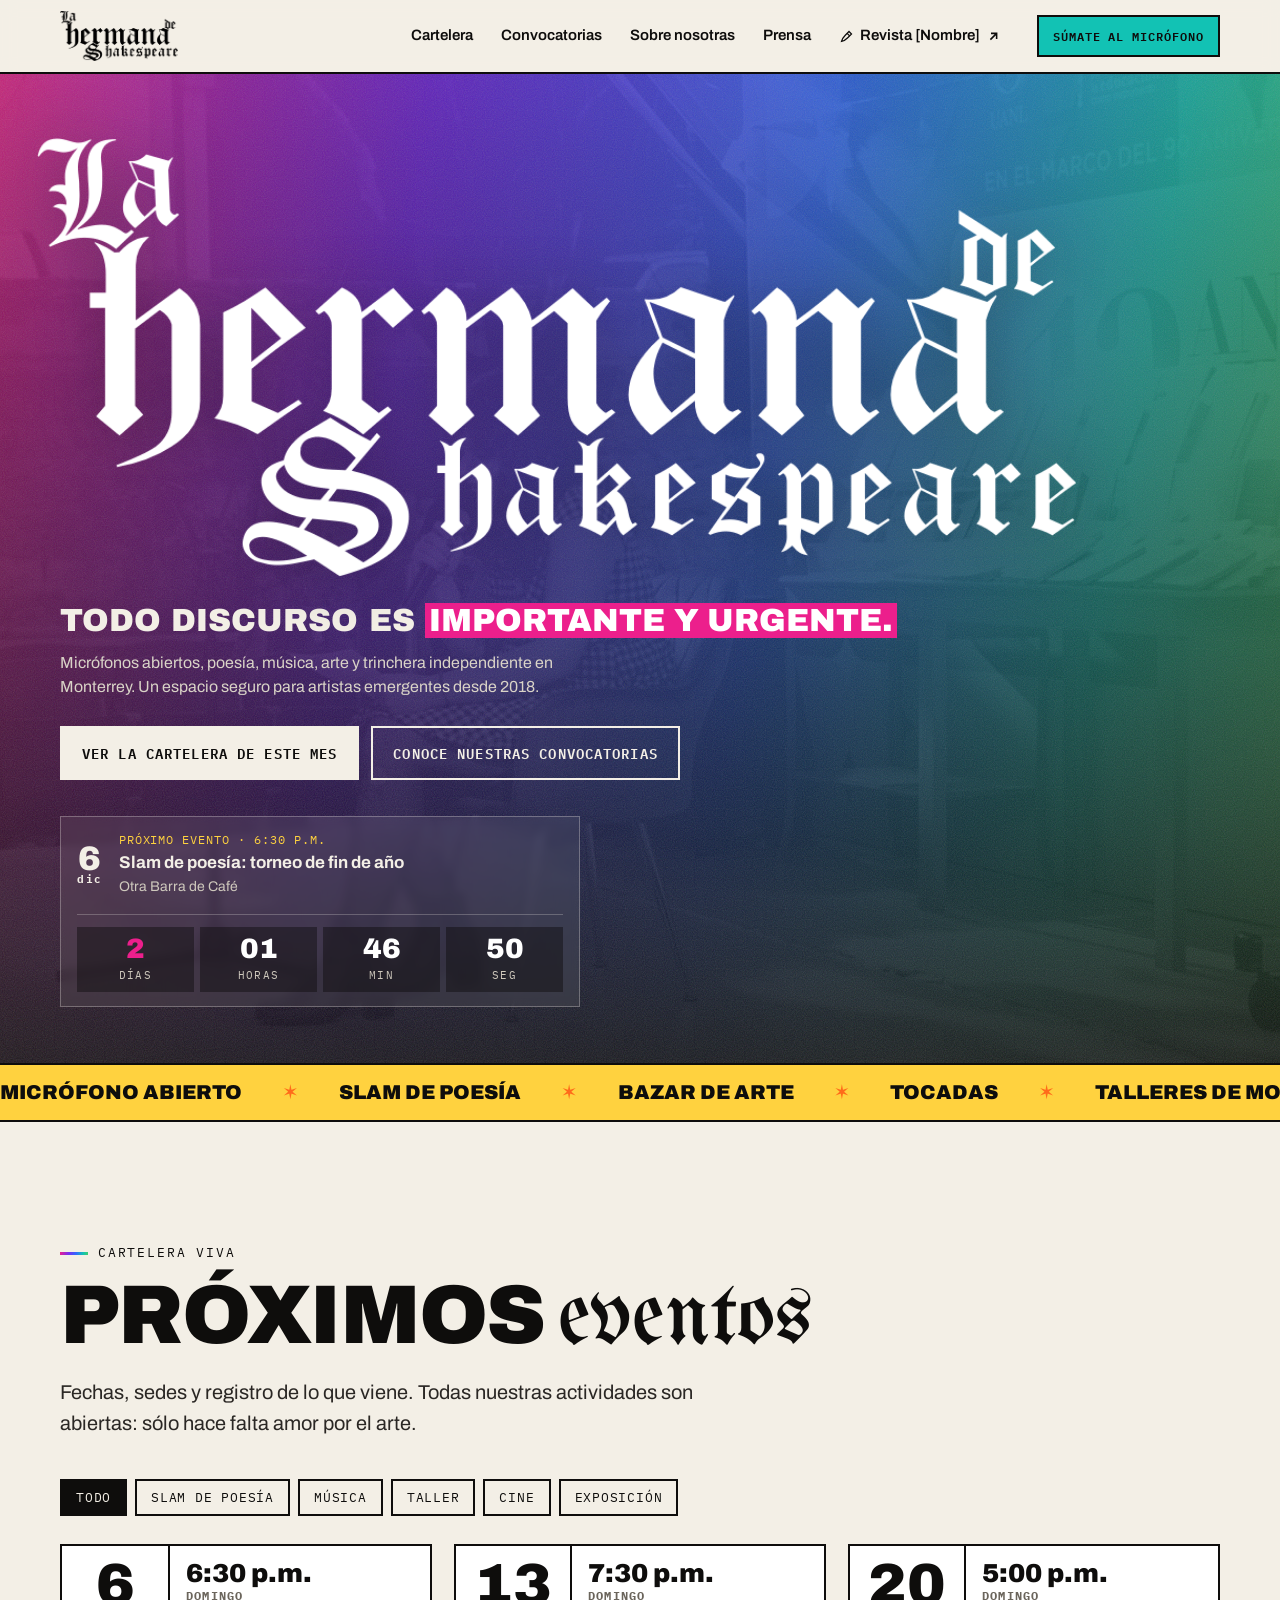
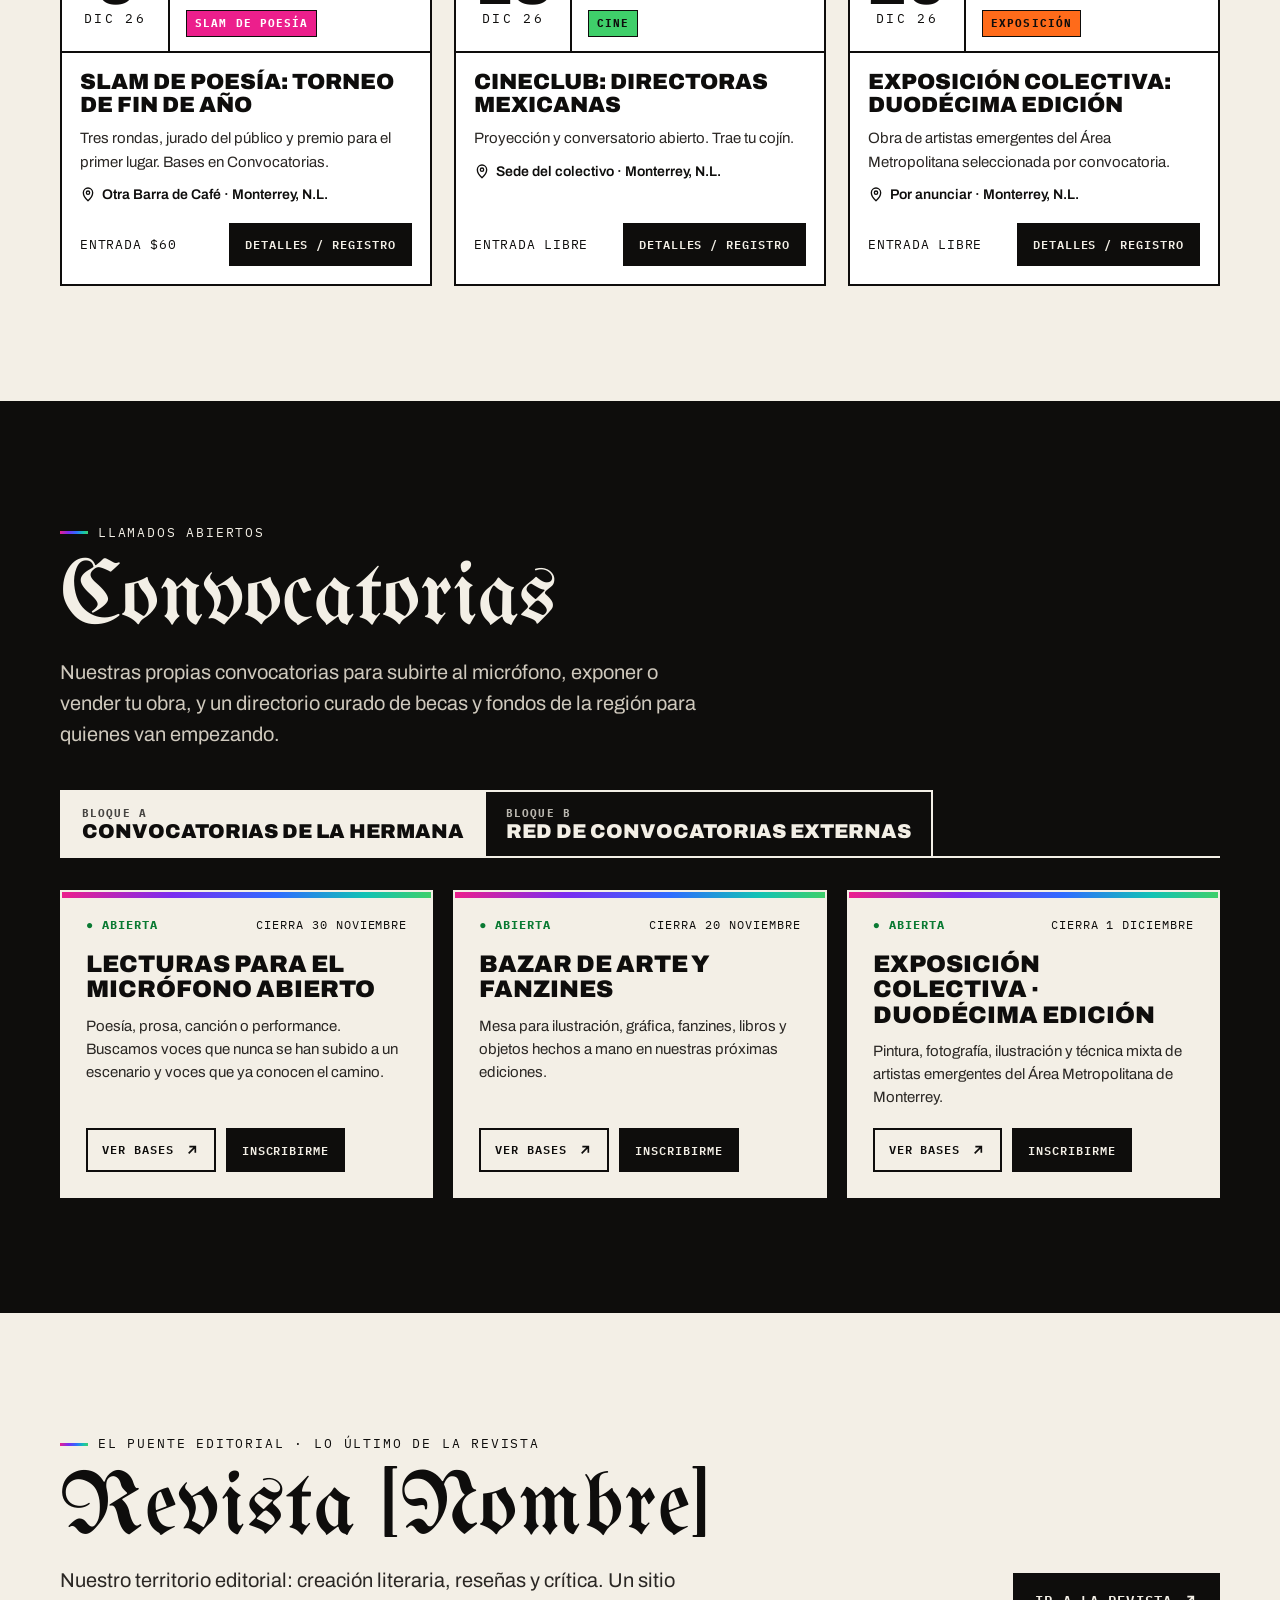
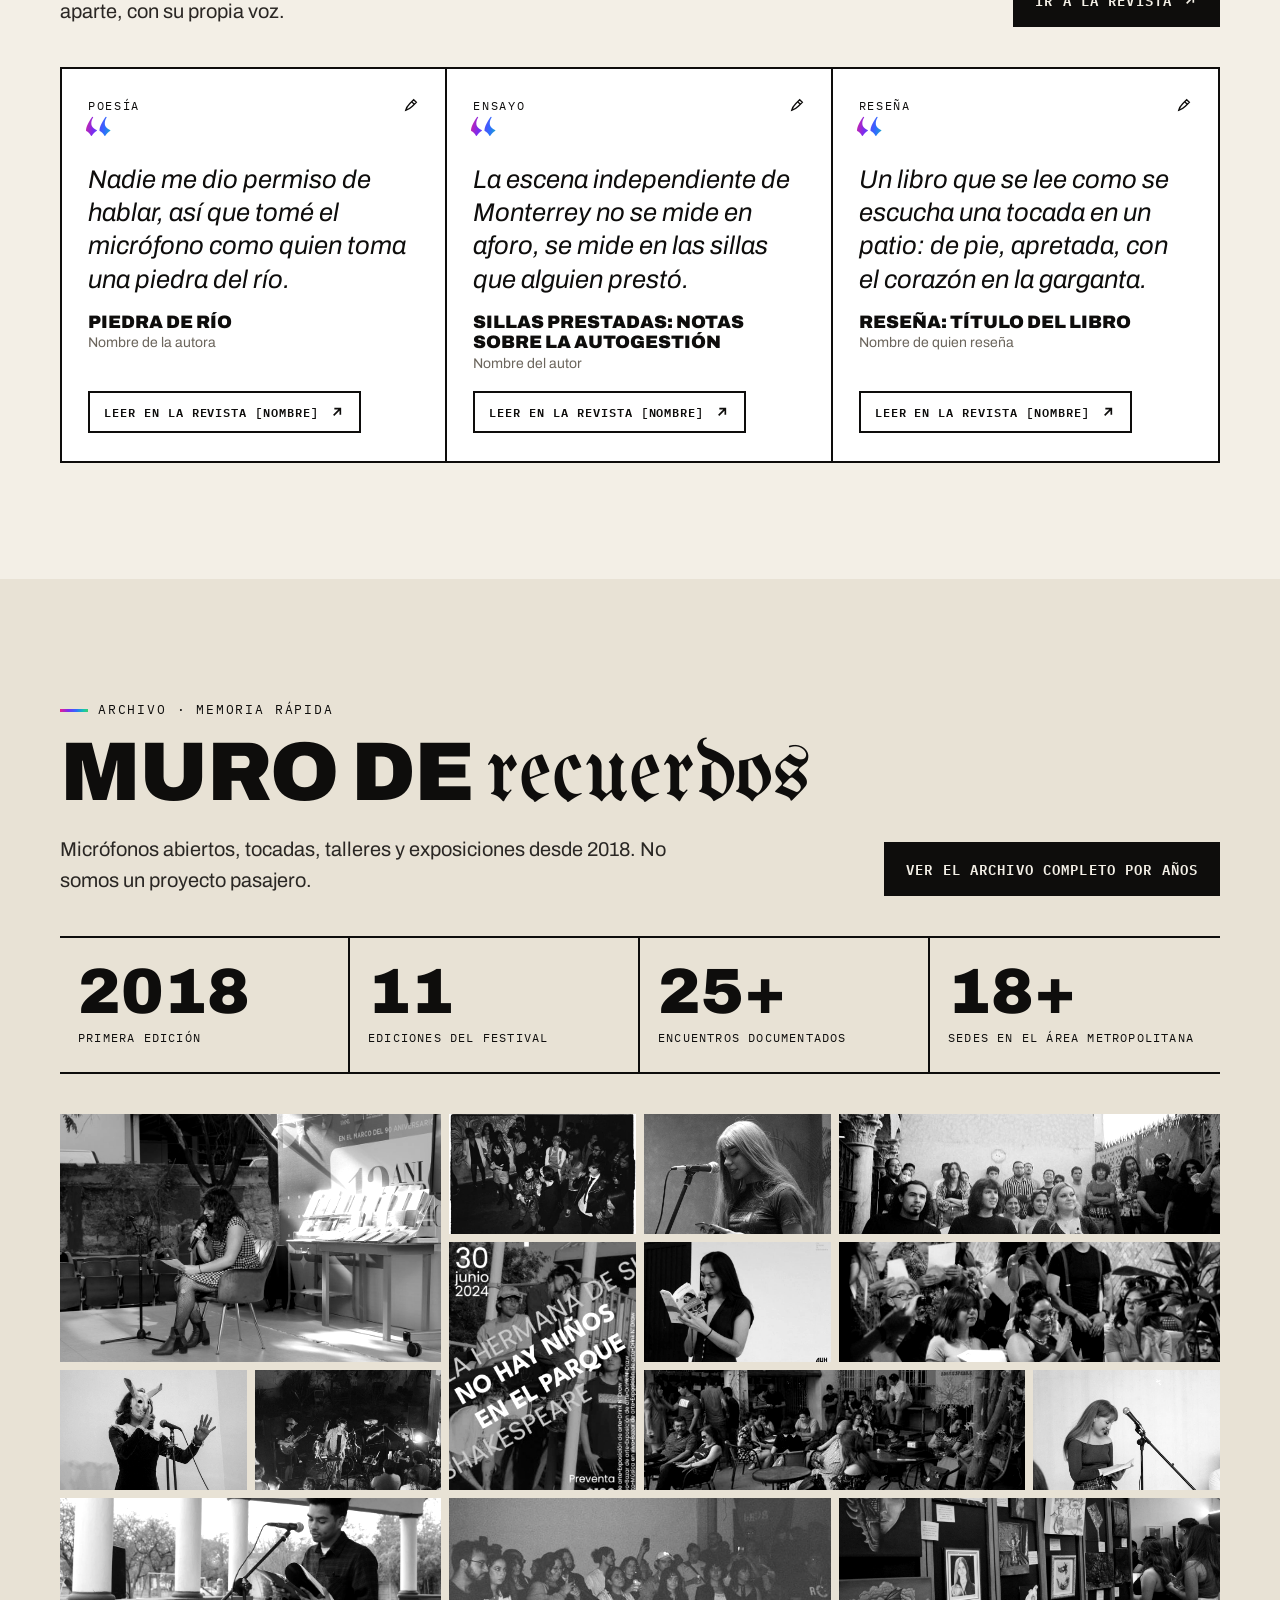
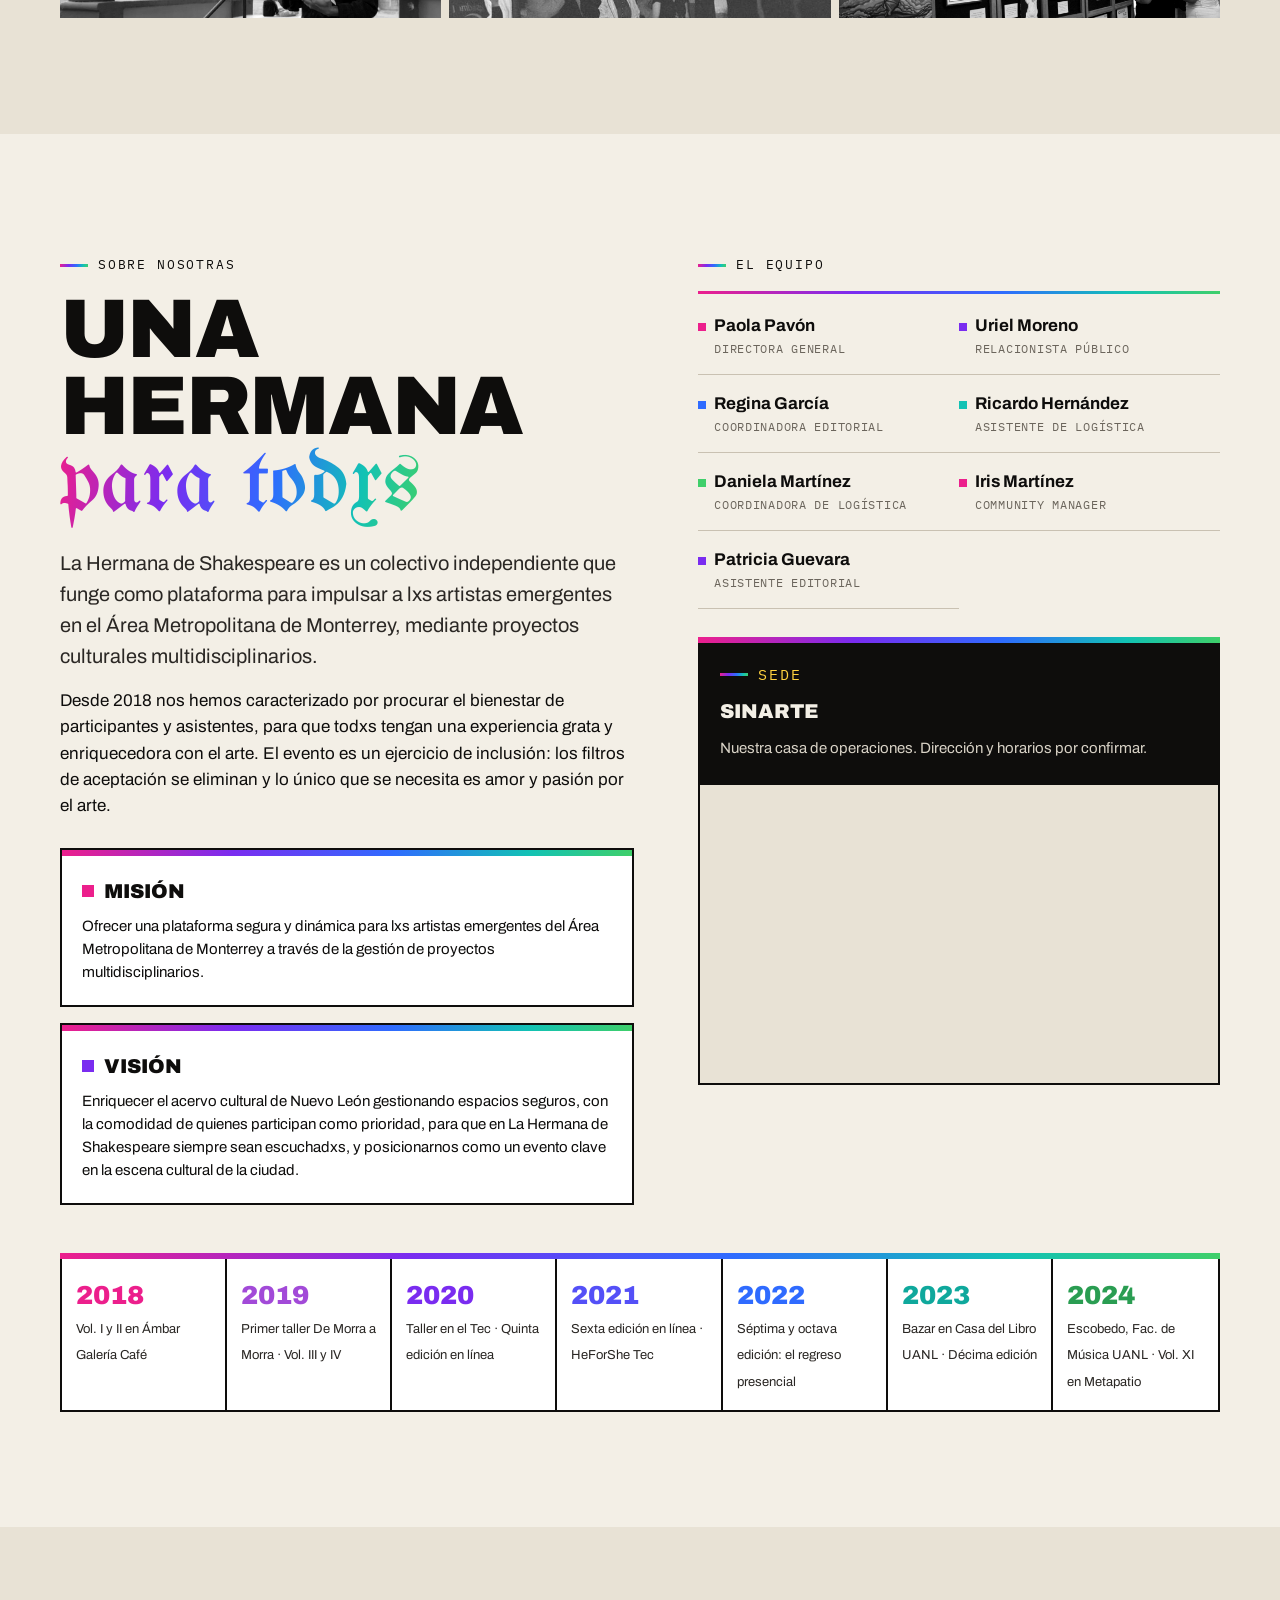
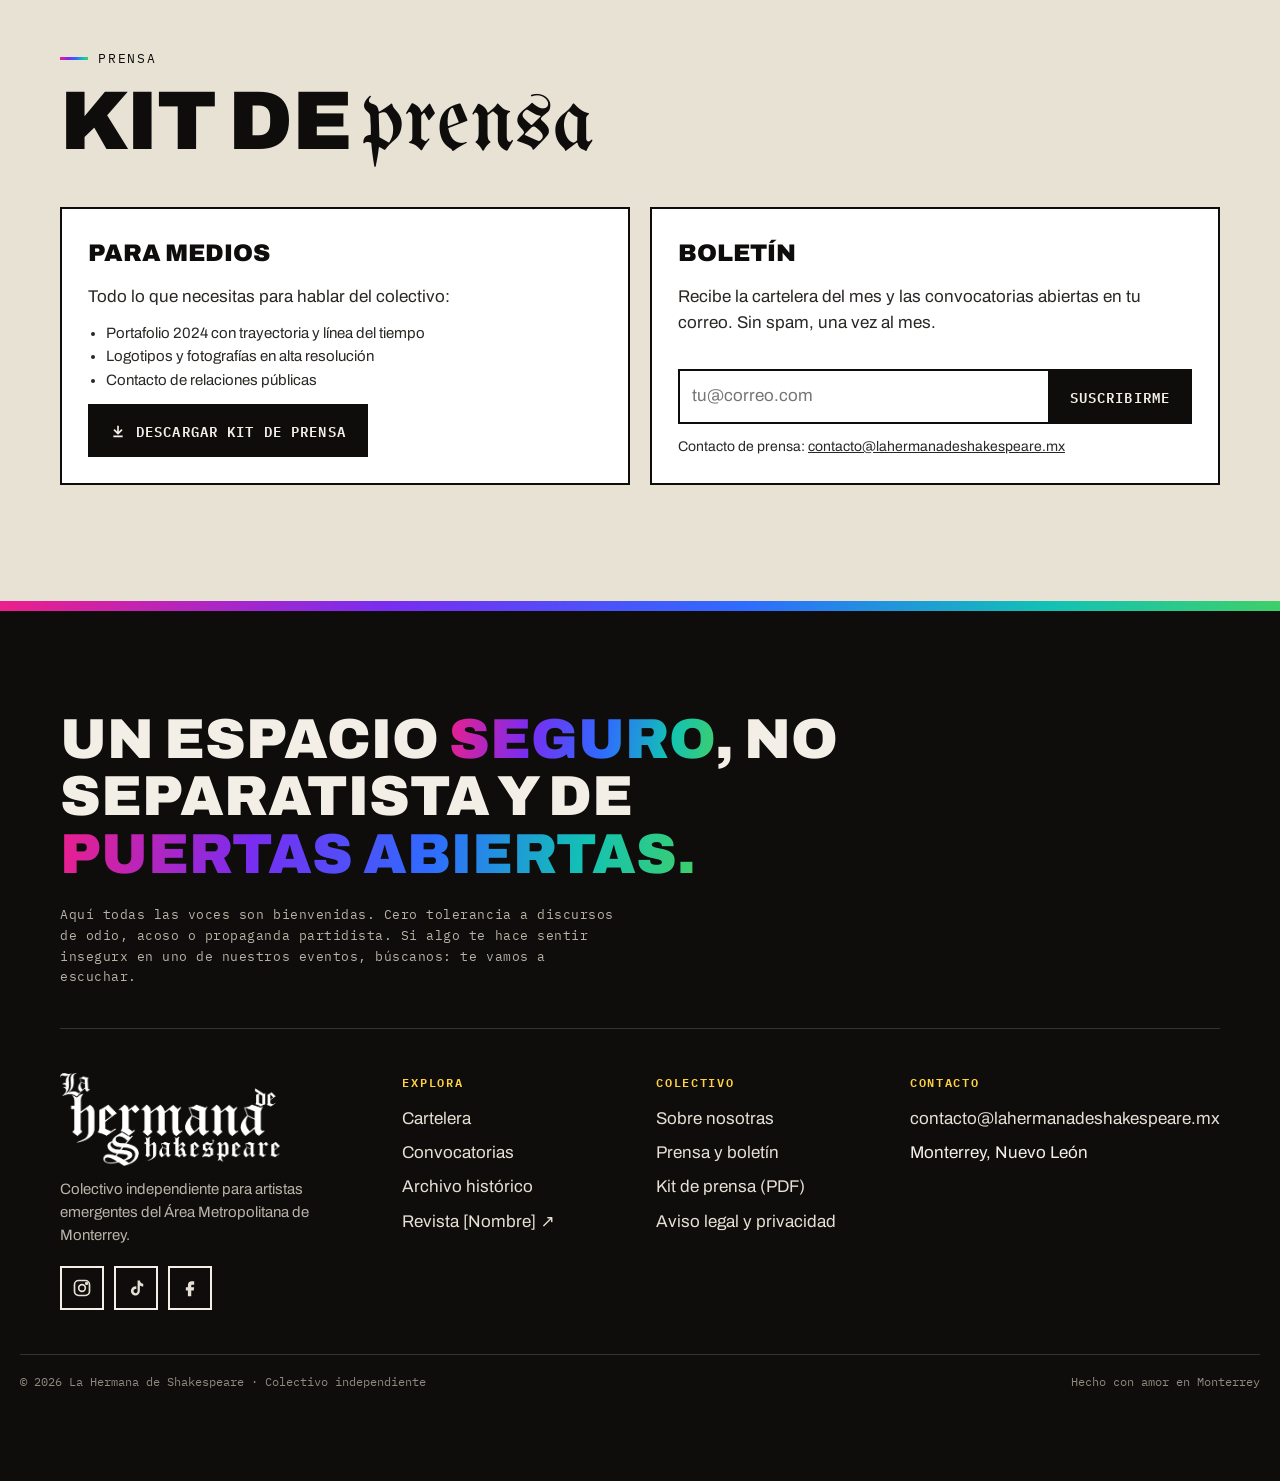
<file: index.html>
<!doctype html>
<html lang="es">
<head>
  <meta charset="utf-8">
  <meta name="viewport" content="width=device-width, initial-scale=1">
  <title>La Hermana de Shakespeare · Colectivo independiente en Monterrey</title>
  <meta name="description" content="Colectivo independiente que impulsa a artistas emergentes del Área Metropolitana de Monterrey desde 2018: micrófonos abiertos, slam de poesía, música, talleres y exposiciones.">
  <meta property="og:title" content="La Hermana de Shakespeare">
  <meta property="og:description" content="Todo discurso es importante y urgente. Micrófonos abiertos, poesía, arte y trinchera independiente en Monterrey.">
  <meta property="og:image" content="img/archivo/2023-07-casa-del-libro-05.jpg">
  <meta name="theme-color" content="#0e0d0c">
  <link rel="icon" href="img/favicon.svg" type="image/svg+xml">
  <link rel="preconnect" href="https://fonts.googleapis.com">
  <link rel="preconnect" href="https://fonts.gstatic.com" crossorigin>
  <link href="https://fonts.googleapis.com/css2?family=Archivo:ital,wght@0,400;0,600;0,700;0,900;1,400&family=IBM+Plex+Mono:wght@400;600;700&family=UnifrakturMaguntia&display=swap" rel="stylesheet">
  <link rel="stylesheet" href="css/styles.css">
</head>
<body>
<a class="skip" href="#main">Saltar al contenido</a>

<!-- ============ 1. HEADER ============ -->
<header class="site-header">
  <div class="wrap">
    <a class="logo" href="index.html" aria-label="La Hermana de Shakespeare, inicio">
      <img src="img/logo-lhds-negro.png" alt="La Hermana de Shakespeare" width="990" height="418">
      <small>Monterrey · N.L. · desde 2018</small>
    </a>
    <button class="menu-toggle" type="button" aria-controls="nav" aria-expanded="false">Menú</button>
    <nav class="nav" id="nav" aria-label="Principal">
      <ul>
        <li><a href="#cartelera">Cartelera</a></li>
        <li><a href="#convocatorias">Convocatorias</a></li>
        <li><a href="#nosotras">Sobre nosotras</a></li>
        <li><a href="#prensa">Prensa</a></li>
        <li><a class="ext" href="#" data-mag-url target="_blank" rel="noopener" title="Abre el sitio de la revista">
          <svg viewBox="0 0 24 24" fill="none" stroke="currentColor" stroke-width="2" aria-hidden="true"><path d="M4 20c4-1 7-3 10-6l6-6-4-4-6 6c-3 3-5 6-6 10z"/><path d="M13 7l4 4"/></svg>
          <span data-mag-name>Revista</span>
          <svg viewBox="0 0 24 24" fill="none" stroke="currentColor" stroke-width="2.5" aria-hidden="true"><path d="M7 17 17 7M8 7h9v9"/></svg>
        </a></li>
        <li class="nav-cta"><a class="btn btn--grad" href="#convocatorias">Súmate al micrófono</a></li>
      </ul>
    </nav>
    <a class="btn btn--grad btn--sm header-cta" href="#convocatorias">Súmate al micrófono</a>
  </div>
</header>

<main id="main">

<!-- ============ 2. HERO ============ -->
<section class="hero" aria-labelledby="hero-title">
  <div class="hero-media">
    <img src="img/archivo/2023-07-casa-del-libro-05.jpg" alt="Lectura en el micrófono abierto de la Casa Universitaria del Libro UANL, 2023">
  </div>
  <div class="wrap">
    <p class="hero-logo"><img src="img/logo-lhds-blanco.png" alt="La Hermana de Shakespeare" width="991" height="418"></p>
    <h1 id="hero-title">Todo discurso es <mark>importante y urgente.</mark></h1>
    <p class="sub">Micrófonos abiertos, poesía, música, arte y trinchera independiente en Monterrey. Un espacio seguro para artistas emergentes desde 2018.</p>
    <div class="hero-actions">
      <a class="btn btn--light" href="#cartelera">Ver la cartelera de este mes</a>
      <a class="btn btn--outline-light" href="#convocatorias">Conoce nuestras convocatorias</a>
    </div>
    <a class="next-up" id="next-up" href="#cartelera" aria-label="Próximo evento"></a>
  </div>
</section>
<div class="hero-strip" aria-hidden="true">
  <div class="track">
    <span>Micrófono abierto</span><span>Slam de poesía</span><span>Bazar de arte</span><span>Tocadas</span><span>Talleres De Morra a Morra</span><span>Exposiciones</span><span>Fanzines</span>
    <span>Micrófono abierto</span><span>Slam de poesía</span><span>Bazar de arte</span><span>Tocadas</span><span>Talleres De Morra a Morra</span><span>Exposiciones</span><span>Fanzines</span>
  </div>
</div>

<!-- ============ 3. CARTELERA ============ -->
<section class="section" id="cartelera" aria-labelledby="cartelera-title">
  <div class="wrap">
    <div class="section-head">
      <div>
        <p class="kicker">Cartelera viva</p>
        <h2 class="section-title" id="cartelera-title">Próximos <span class="goth">eventos</span></h2>
        <p class="lead">Fechas, sedes y registro de lo que viene. Todas nuestras actividades son abiertas: sólo hace falta amor por el arte.</p>
      </div>
    </div>
    <div class="filters" role="group" aria-label="Filtrar por disciplina">
      <button class="chip" type="button" data-filter="todo" aria-pressed="true">Todo</button>
      <button class="chip" type="button" data-filter="slam" aria-pressed="false">Slam de poesía</button>
      <button class="chip" type="button" data-filter="musica" aria-pressed="false">Música</button>
      <button class="chip" type="button" data-filter="taller" aria-pressed="false">Taller</button>
      <button class="chip" type="button" data-filter="cine" aria-pressed="false">Cine</button>
      <button class="chip" type="button" data-filter="expo" aria-pressed="false">Exposición</button>
    </div>
    <div class="events" id="events"></div>
  </div>
</section>

<!-- ============ 4. CONVOCATORIAS ============ -->
<section class="section section--dark" id="convocatorias" aria-labelledby="conv-title">
  <div class="wrap">
    <div class="section-head">
      <div>
        <p class="kicker">Llamados abiertos</p>
        <h2 class="section-title" id="conv-title"><span class="goth">Convocatorias</span></h2>
        <p class="lead">Nuestras propias convocatorias para subirte al micrófono, exponer o vender tu obra, y un directorio curado de becas y fondos de la región para quienes van empezando.</p>
      </div>
    </div>
    <div class="tabs" role="tablist" aria-label="Tipo de convocatoria">
      <button class="tab" role="tab" id="tab-own" aria-controls="panel-own" aria-selected="true">
        <small>Bloque A</small>Convocatorias de La Hermana
      </button>
      <button class="tab" role="tab" id="tab-ext" aria-controls="panel-ext" aria-selected="false" tabindex="-1">
        <small>Bloque B</small>Red de convocatorias externas
      </button>
    </div>
    <div class="panel" role="tabpanel" id="panel-own" aria-labelledby="tab-own">
      <div class="calls" id="calls-own"></div>
    </div>
    <div class="panel" role="tabpanel" id="panel-ext" aria-labelledby="tab-ext" hidden>
      <ul class="ext-list" id="calls-ext"></ul>
      <p class="ext-note">Directorio curado por el colectivo. Fechas y requisitos pueden cambiar: consulta siempre las bases en el sitio oficial de cada institución.</p>
    </div>
  </div>
</section>

<!-- ============ 5. PUENTE EDITORIAL ============ -->
<section class="section mag" id="revista" aria-labelledby="mag-title">
  <div class="wrap">
    <div class="section-head">
      <div>
        <p class="kicker">El puente editorial · Lo último de la revista</p>
        <h2 class="mag-head-name goth" id="mag-title" data-mag-name>Revista</h2>
        <p class="lead">Nuestro territorio editorial: creación literaria, reseñas y crítica. Un sitio aparte, con su propia voz.</p>
      </div>
      <a class="btn" href="#" data-mag-url target="_blank" rel="noopener">Ir a la revista
        <svg viewBox="0 0 24 24" fill="none" stroke="currentColor" stroke-width="2.5" aria-hidden="true"><path d="M7 17 17 7M8 7h9v9"/></svg></a>
    </div>
    <div class="posts" id="posts"></div>
  </div>
</section>

<!-- ============ 6. ARCHIVO ============ -->
<section class="section section--paper2" id="archivo" aria-labelledby="arch-title">
  <div class="wrap">
    <div class="section-head">
      <div>
        <p class="kicker">Archivo · memoria rápida</p>
        <h2 class="section-title" id="arch-title">Muro de <span class="goth">recuerdos</span></h2>
        <p class="lead">Micrófonos abiertos, tocadas, talleres y exposiciones desde 2018. No somos un proyecto pasajero.</p>
      </div>
      <a class="btn" href="archivo.html">Ver el archivo completo por años</a>
    </div>
    <div class="stats">
      <div class="stat"><b>2018</b><span>Primera edición</span></div>
      <div class="stat"><b>11</b><span>Ediciones del festival</span></div>
      <div class="stat"><b>25+</b><span>Encuentros documentados</span></div>
      <div class="stat"><b>18+</b><span>Sedes en el área metropolitana</span></div>
    </div>
    <div class="mosaic" id="mosaic"></div>
  </div>
</section>

<!-- ============ SOBRE NOSOTRAS ============ -->
<section class="section" id="nosotras" aria-labelledby="about-title">
  <div class="wrap">
    <div class="about-grid">
      <div>
        <p class="kicker">Sobre nosotras</p>
        <h2 class="section-title" id="about-title">Una hermana <span class="goth">para todxs</span></h2>
        <p class="lead" style="margin-top:20px">La Hermana de Shakespeare es un colectivo independiente que funge como plataforma para impulsar a lxs artistas emergentes en el Área Metropolitana de Monterrey, mediante proyectos culturales multidisciplinarios.</p>
        <p>Desde 2018 nos hemos caracterizado por procurar el bienestar de participantes y asistentes, para que todxs tengan una experiencia grata y enriquecedora con el arte. El evento es un ejercicio de inclusión: los filtros de aceptación se eliminan y lo único que se necesita es amor y pasión por el arte.</p>
        <div class="mv">
          <div><h3>Misión</h3><p>Ofrecer una plataforma segura y dinámica para lxs artistas emergentes del Área Metropolitana de Monterrey a través de la gestión de proyectos multidisciplinarios.</p></div>
          <div><h3>Visión</h3><p>Enriquecer el acervo cultural de Nuevo León gestionando espacios seguros, con la comodidad de quienes participan como prioridad, para que en La Hermana de Shakespeare siempre sean escuchadxs, y posicionarnos como un evento clave en la escena cultural de la ciudad.</p></div>
        </div>
      </div>
      <div>
        <p class="kicker">El equipo</p>
        <ul class="team">
          <li><b>Paola Pavón</b><span>Directora general</span></li>
          <li><b>Uriel Moreno</b><span>Relacionista público</span></li>
          <li><b>Regina García</b><span>Coordinadora editorial</span></li>
          <li><b>Ricardo Hernández</b><span>Asistente de logística</span></li>
          <li><b>Daniela Martínez</b><span>Coordinadora de logística</span></li>
          <li><b>Iris Martínez</b><span>Community manager</span></li>
          <li><b>Patricia Guevara</b><span>Asistente editorial</span></li>
        </ul>
        <div class="sede">
          <p class="kicker" style="color:var(--yellow);margin:0">Sede</p>
          <h3>Sinarte</h3>
          <p>Nuestra casa de operaciones. Dirección y horarios por confirmar. <!-- [POR CONFIRMAR] --></p>
        </div>
        <div class="map-frame" style="margin-top:0">
          <!-- [POR CONFIRMAR] Reemplazar la búsqueda por la dirección exacta de la sede -->
          <iframe title="Mapa de la sede" loading="lazy" src="https://www.google.com/maps?q=Monterrey,+Nuevo+Le%C3%B3n&output=embed"></iframe>
        </div>
      </div>
    </div>
    <div class="timeline" aria-label="Línea del tiempo">
      <div><b>2018</b><span>Vol. I y II en Ámbar Galería Café</span></div>
      <div><b>2019</b><span>Primer taller De Morra a Morra · Vol. III y IV</span></div>
      <div><b>2020</b><span>Taller en el Tec · Quinta edición en línea</span></div>
      <div><b>2021</b><span>Sexta edición en línea · HeForShe Tec</span></div>
      <div><b>2022</b><span>Séptima y octava edición: el regreso presencial</span></div>
      <div><b>2023</b><span>Bazar en Casa del Libro UANL · Décima edición</span></div>
      <div><b>2024</b><span>Escobedo, Fac. de Música UANL · Vol. XI en Metapatio</span></div>
    </div>
  </div>
</section>

<!-- ============ PRENSA ============ -->
<section class="section section--paper2" id="prensa" aria-labelledby="press-title">
  <div class="wrap">
    <div class="section-head">
      <div>
        <p class="kicker">Prensa</p>
        <h2 class="section-title" id="press-title">Kit de <span class="goth">prensa</span></h2>
      </div>
    </div>
    <div class="press">
      <div class="press-card">
        <h3>Para medios</h3>
        <p>Todo lo que necesitas para hablar del colectivo:</p>
        <ul>
          <li>Portafolio 2024 con trayectoria y línea del tiempo</li>
          <li>Logotipos y fotografías en alta resolución</li>
          <li>Contacto de relaciones públicas</li>
        </ul>
        <a class="btn" href="docs/kit-de-prensa-lhds.pdf" download>
          <svg viewBox="0 0 24 24" fill="none" stroke="currentColor" stroke-width="2.5" aria-hidden="true"><path d="M12 4v12m-6-6 6 6 6-6M5 20h14"/></svg>Descargar kit de prensa</a>
      </div>
      <div class="press-card">
        <h3>Boletín</h3>
        <p>Recibe la cartelera del mes y las convocatorias abiertas en tu correo. Sin spam, una vez al mes.</p>
        <form class="newsletter" onsubmit="event.preventDefault(); this.innerHTML='<p style=&quot;margin:0;font-weight:700&quot;>¡Gracias! Te escribiremos pronto.</p>';">
          <label class="sr-only" for="nl-mail">Correo</label>
          <input id="nl-mail" type="email" placeholder="tu@correo.com" required>
          <button class="btn" type="submit">Suscribirme</button>
        </form>
        <p style="font-size:14px">Contacto de prensa: <a href="#" data-mail data-mail-text>correo</a></p>
      </div>
    </div>
  </div>
</section>

</main>

<!-- ============ 7. FOOTER ============ -->
<footer class="site-footer">
  <div class="grad-bar"></div>
  <div class="wrap">
    <div class="manifesto">
      <p>Un espacio <em>seguro</em>, no separatista y de <em>puertas abiertas.</em></p>
      <small>Aquí todas las voces son bienvenidas. Cero tolerancia a discursos de odio, acoso o propaganda partidista. Si algo te hace sentir insegurx en uno de nuestros eventos, búscanos: te vamos a escuchar.</small>
    </div>
    <div class="footer-grid">
      <div>
        <p class="footer-logo"><img src="img/logo-lhds-blanco.png" alt="La Hermana de Shakespeare" width="991" height="418"></p>
        <p class="about">Colectivo independiente para artistas emergentes del Área Metropolitana de Monterrey.</p>
        <div class="socials">
          <a href="#" data-social="instagram" aria-label="Instagram" target="_blank" rel="noopener"><svg viewBox="0 0 24 24" fill="none" stroke="currentColor" stroke-width="2"><rect x="3" y="3" width="18" height="18" rx="5"/><circle cx="12" cy="12" r="4"/><circle cx="17.5" cy="6.5" r="1" fill="currentColor"/></svg></a>
          <a href="#" data-social="tiktok" aria-label="TikTok" target="_blank" rel="noopener"><svg viewBox="0 0 24 24" fill="currentColor"><path d="M16.6 3c.4 2.3 1.8 3.8 4.1 4v3.1c-1.5.1-2.9-.4-4.1-1.2v6.3c0 4-3.3 6.3-6.4 5.7-3.8-.7-5.4-5-3.4-8.2 1.2-1.9 3.4-2.9 5.6-2.6v3.2c-1.5-.4-3 .5-3.3 1.8-.4 1.6.8 3.1 2.4 3.1 1.5 0 2.4-1.1 2.4-2.6V3h2.7z"/></svg></a>
          <a href="#" data-social="facebook" aria-label="Facebook" target="_blank" rel="noopener"><svg viewBox="0 0 24 24" fill="currentColor"><path d="M14 8h3V4h-3c-2.8 0-4.5 1.8-4.5 4.6V11H7v4h2.5v7h4v-7h3l.5-4h-3.5V8.8c0-.5.3-.8.5-.8z"/></svg></a>
          <a href="#" data-social="spotify" aria-label="Spotify" target="_blank" rel="noopener"><svg viewBox="0 0 24 24" fill="none" stroke="currentColor" stroke-width="2"><circle cx="12" cy="12" r="9"/><path d="M7.5 9.5c3-1 6.5-.7 9 .8M8 12.6c2.5-.7 5.2-.4 7.3.8M8.6 15.4c2-.5 3.9-.3 5.6.6"/></svg></a>
        </div>
      </div>
      <div>
        <h4>Explora</h4>
        <ul>
          <li><a href="#cartelera">Cartelera</a></li>
          <li><a href="#convocatorias">Convocatorias</a></li>
          <li><a href="archivo.html">Archivo histórico</a></li>
          <li><a href="#" data-mag-url target="_blank" rel="noopener"><span data-mag-name>Revista</span> ↗</a></li>
        </ul>
      </div>
      <div>
        <h4>Colectivo</h4>
        <ul>
          <li><a href="#nosotras">Sobre nosotras</a></li>
          <li><a href="#prensa">Prensa y boletín</a></li>
          <li><a href="docs/kit-de-prensa-lhds.pdf" download>Kit de prensa (PDF)</a></li>
          <li><a href="aviso-legal.html">Aviso legal y privacidad</a></li>
        </ul>
      </div>
      <div>
        <h4>Contacto</h4>
        <ul>
          <li><a href="#" data-mail data-mail-text>correo</a></li>
          <li>Monterrey, Nuevo León</li>
        </ul>
      </div>
    </div>
  </div>
  <div class="wrap footer-bottom">
    <span>© <span data-year>2026</span> La Hermana de Shakespeare · Colectivo independiente</span>
    <span>Hecho con amor en Monterrey</span>
  </div>
</footer>

<a class="float-cta hidden" href="#cartelera" data-next-href>
  <svg viewBox="0 0 24 24" fill="none" stroke="currentColor" stroke-width="2.2" aria-hidden="true"><rect x="9" y="2" width="6" height="12" rx="3"/><path d="M5 11a7 7 0 0 0 14 0M12 18v4"/></svg>
  Próximo evento
</a>

<!-- Formulario de inscripción a convocatorias -->
<dialog class="modal" id="apply-dialog" aria-labelledby="apply-title">
  <div class="modal-head"><h3 id="apply-title">Inscripción</h3><button class="modal-close" type="button" aria-label="Cerrar">×</button></div>
  <form class="form">
    <label>Convocatoria<select id="f-conv" name="convocatoria"></select></label>
    <label>Nombre o nombre artístico<input name="nombre" required autocomplete="name"></label>
    <label>Correo<input name="correo" type="email" required autocomplete="email"></label>
    <label>Instagram u otra red (opcional)<input name="red" placeholder="@usuario"></label>
    <label>Disciplina
      <select name="disciplina"><option>Poesía</option><option>Prosa</option><option>Música</option><option>Artes visuales</option><option>Performance</option><option>Fanzine / editorial</option><option>Otra</option></select>
    </label>
    <label>Cuéntanos sobre tu propuesta<textarea name="propuesta" rows="4" required></textarea></label>
    <label class="check"><input type="checkbox" required> Leí las bases y acepto que La Hermana de Shakespeare es un espacio seguro libre de discursos de odio.</label>
    <button class="btn btn--grad" type="submit">Enviar inscripción</button>
  </form>
  <div class="form-ok" hidden>
    <p class="goth">¡Gracias!</p>
    <p>Recibimos tu inscripción. Te escribiremos al correo que nos dejaste.</p>
    <button class="btn modal-close" type="button" style="width:auto;height:auto">Cerrar</button>
  </div>
</dialog>

<script src="js/contenido.js"></script>
<script src="js/archivo-data.js"></script>
<script src="js/main.js"></script>
</body>
</html>
</file>
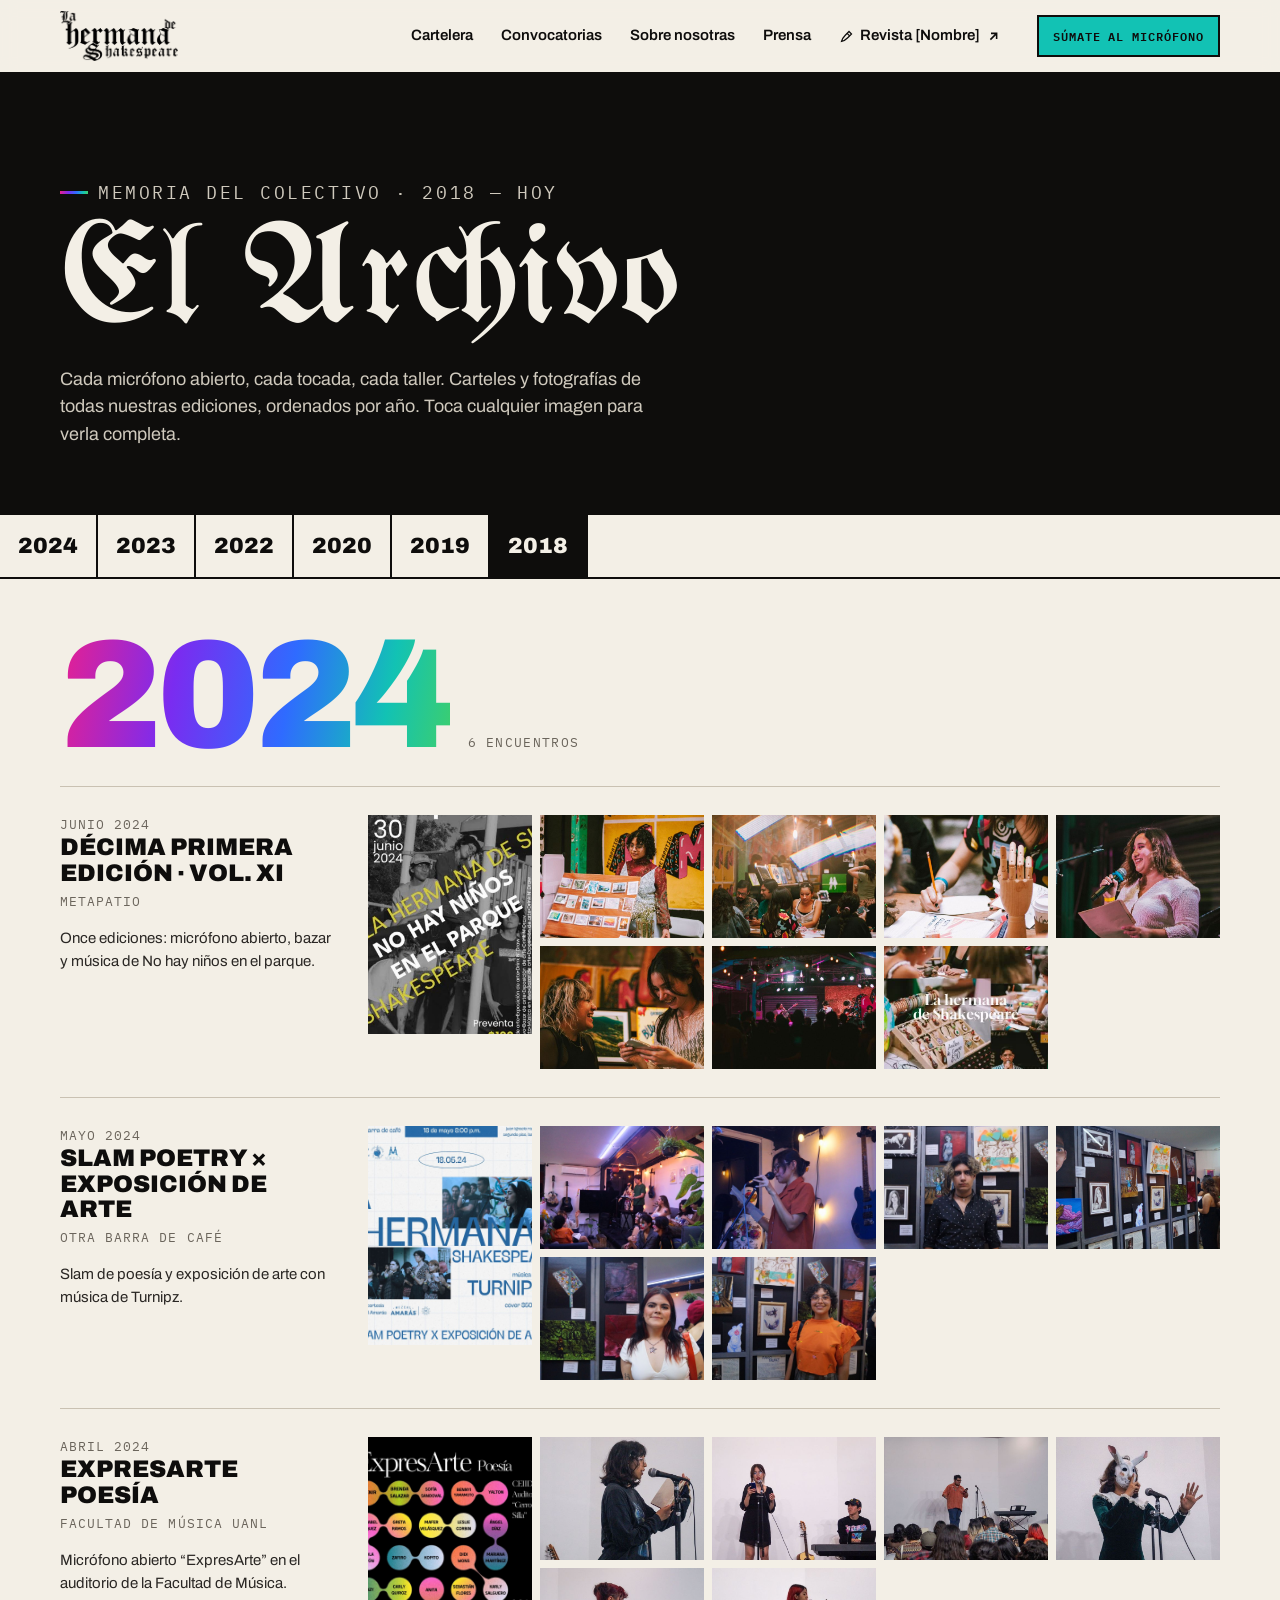
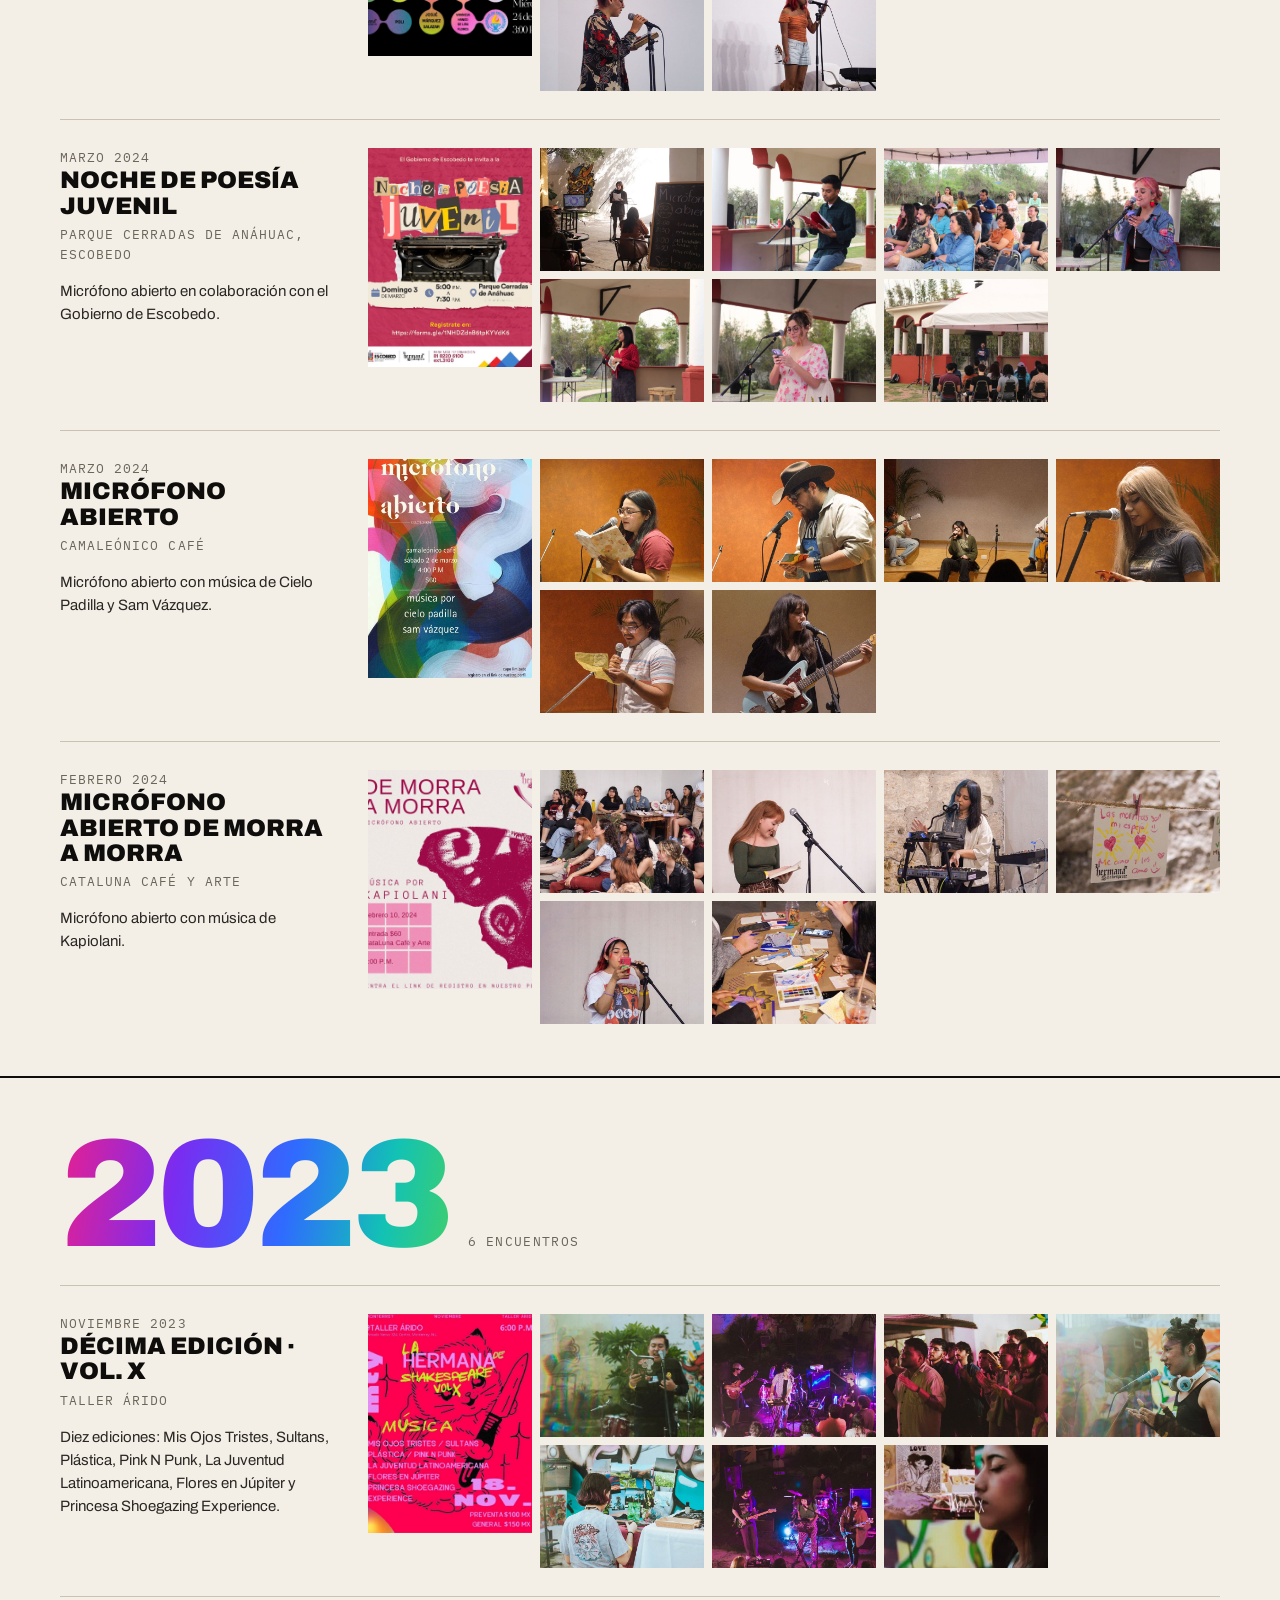
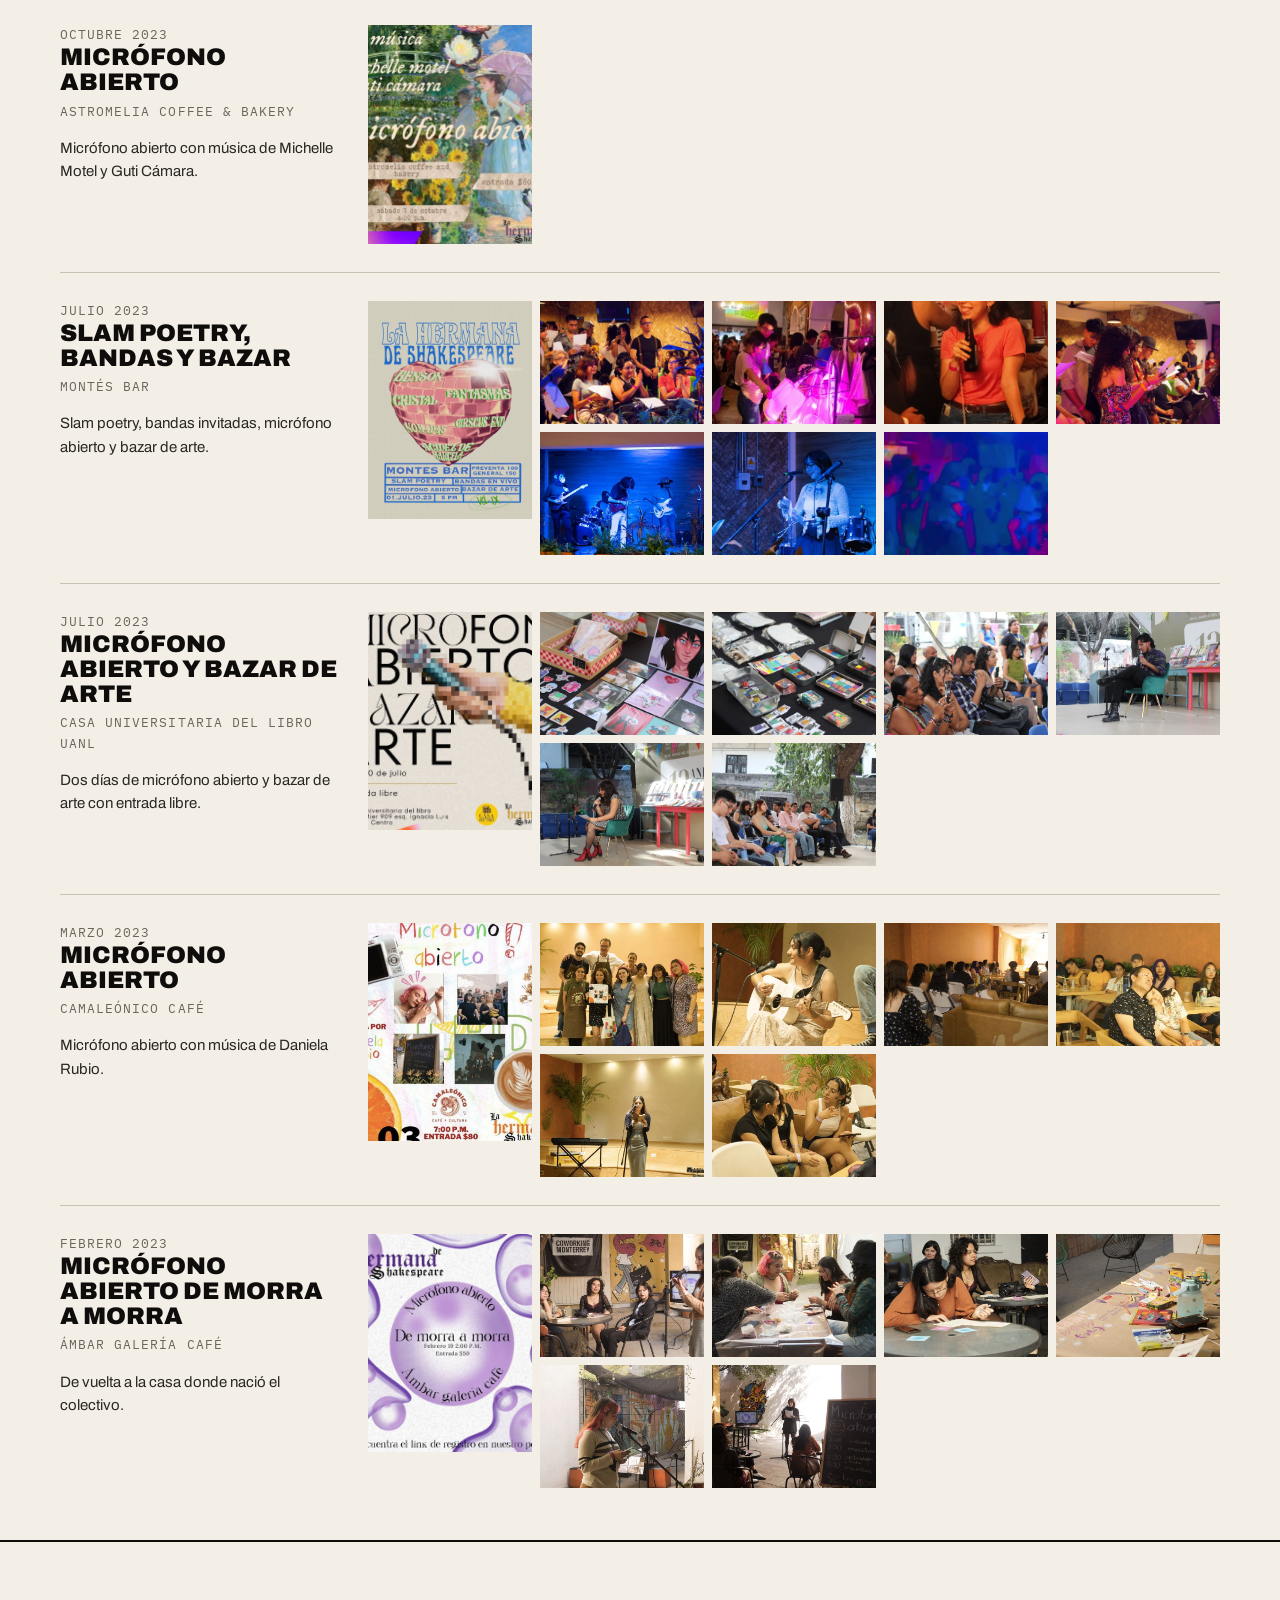
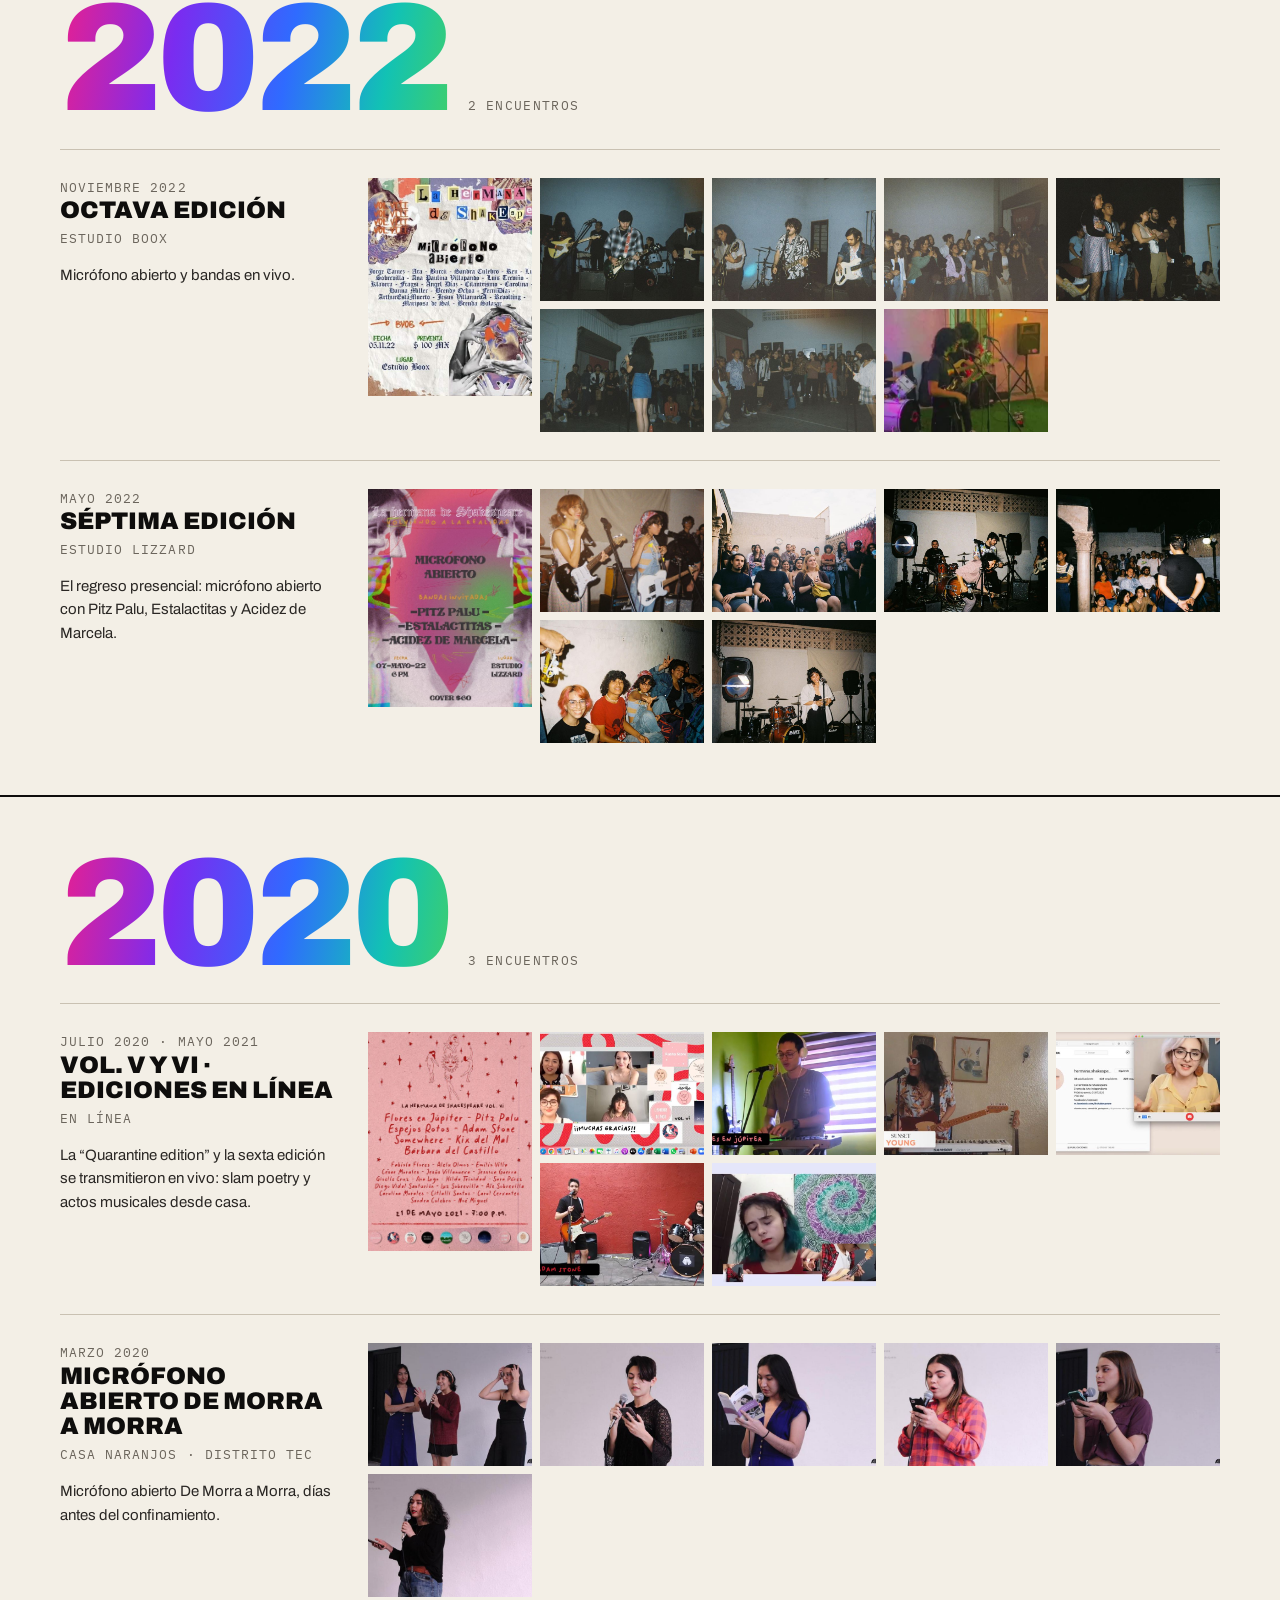
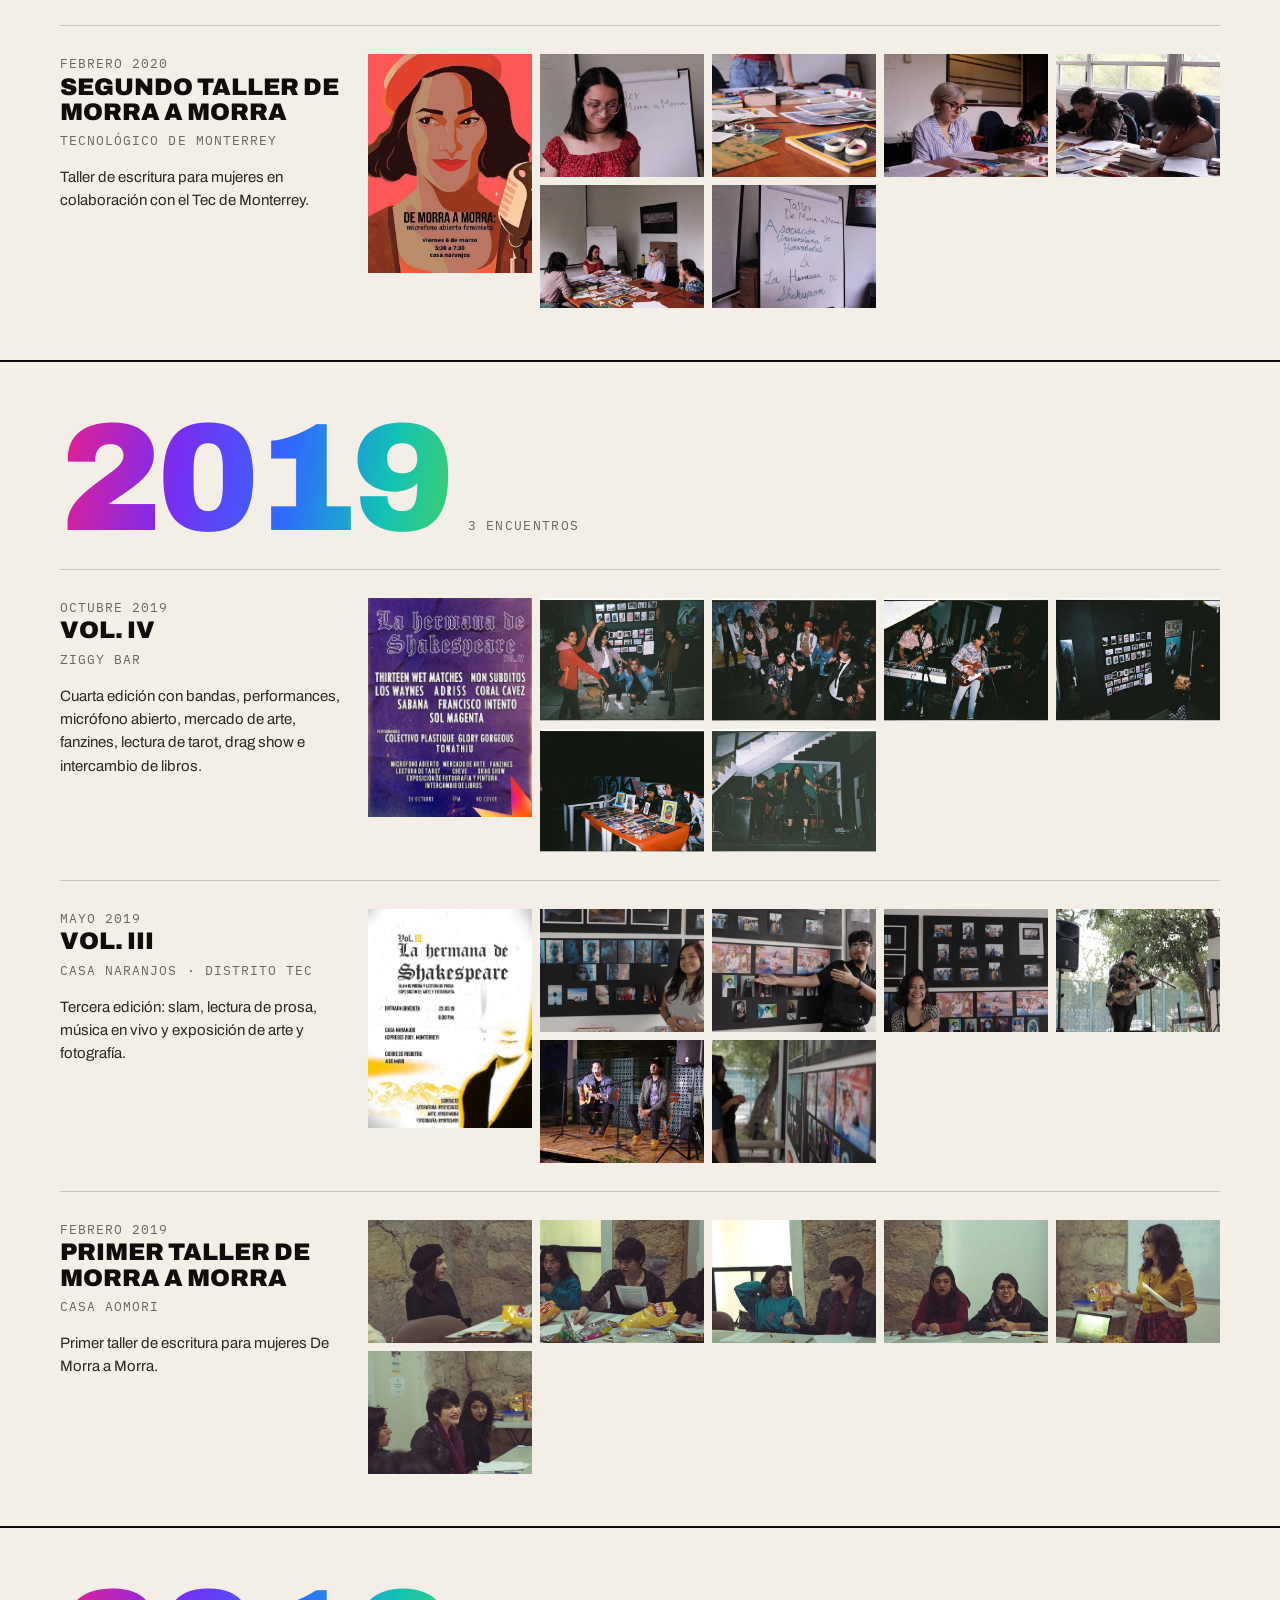
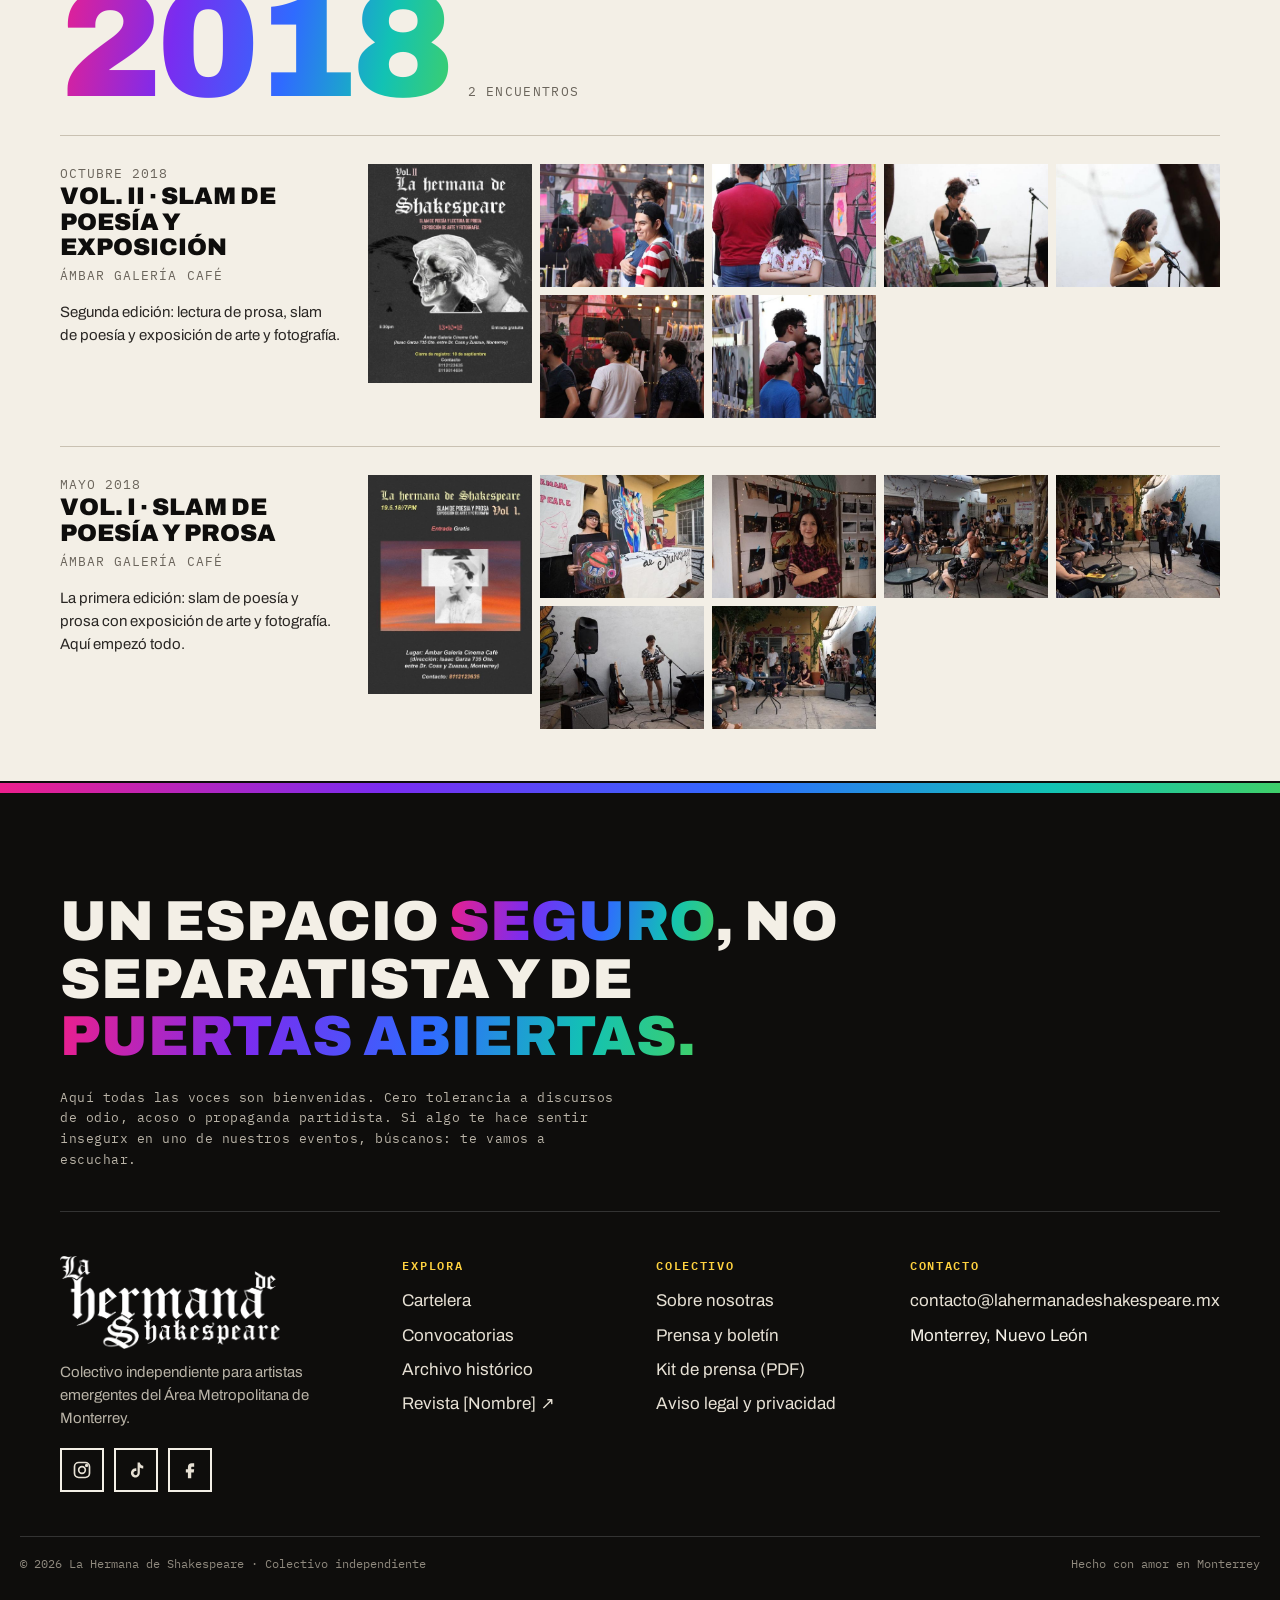
<file: archivo.html>
<!doctype html>
<html lang="es">
<head>
  <meta charset="utf-8">
  <meta name="viewport" content="width=device-width, initial-scale=1">
  <title>Archivo histórico · La Hermana de Shakespeare</title>
  <meta name="description" content="Colectivo independiente que impulsa a artistas emergentes del Área Metropolitana de Monterrey desde 2018: micrófonos abiertos, slam de poesía, música, talleres y exposiciones.">
  <meta property="og:title" content="La Hermana de Shakespeare">
  <meta property="og:description" content="Todo discurso es importante y urgente. Micrófonos abiertos, poesía, arte y trinchera independiente en Monterrey.">
  <meta property="og:image" content="img/archivo/2023-07-casa-del-libro-05.jpg">
  <meta name="theme-color" content="#0e0d0c">
  <link rel="icon" href="img/favicon.svg" type="image/svg+xml">
  <link rel="preconnect" href="https://fonts.googleapis.com">
  <link rel="preconnect" href="https://fonts.gstatic.com" crossorigin>
  <link href="https://fonts.googleapis.com/css2?family=Archivo:ital,wght@0,400;0,600;0,700;0,900;1,400&family=IBM+Plex+Mono:wght@400;600;700&family=UnifrakturMaguntia&display=swap" rel="stylesheet">
  <link rel="stylesheet" href="css/styles.css">
</head>
<body>
<a class="skip" href="#main">Saltar al contenido</a>

<!-- ============ 1. HEADER ============ -->
<header class="site-header">
  <div class="wrap">
    <a class="logo" href="index.html" aria-label="La Hermana de Shakespeare, inicio">
      <img src="img/logo-lhds-negro.png" alt="La Hermana de Shakespeare" width="990" height="418">
      <small>Monterrey · N.L. · desde 2018</small>
    </a>
    <button class="menu-toggle" type="button" aria-controls="nav" aria-expanded="false">Menú</button>
    <nav class="nav" id="nav" aria-label="Principal">
      <ul>
        <li><a href="index.html#cartelera">Cartelera</a></li>
        <li><a href="index.html#convocatorias">Convocatorias</a></li>
        <li><a href="index.html#nosotras">Sobre nosotras</a></li>
        <li><a href="index.html#prensa">Prensa</a></li>
        <li><a class="ext" href="#" data-mag-url target="_blank" rel="noopener" title="Abre el sitio de la revista">
          <svg viewBox="0 0 24 24" fill="none" stroke="currentColor" stroke-width="2" aria-hidden="true"><path d="M4 20c4-1 7-3 10-6l6-6-4-4-6 6c-3 3-5 6-6 10z"/><path d="M13 7l4 4"/></svg>
          <span data-mag-name>Revista</span>
          <svg viewBox="0 0 24 24" fill="none" stroke="currentColor" stroke-width="2.5" aria-hidden="true"><path d="M7 17 17 7M8 7h9v9"/></svg>
        </a></li>
        <li class="nav-cta"><a class="btn btn--grad" href="index.html#convocatorias">Súmate al micrófono</a></li>
      </ul>
    </nav>
    <a class="btn btn--grad btn--sm header-cta" href="index.html#convocatorias">Súmate al micrófono</a>
  </div>
</header>

<main id="main">
<section class="page-hero">
  <div class="wrap">
    <p class="kicker">Memoria del colectivo · 2018 — hoy</p>
    <h1 class="goth">El Archivo</h1>
    <p>Cada micrófono abierto, cada tocada, cada taller. Carteles y fotografías de todas nuestras ediciones, ordenados por año. Toca cualquier imagen para verla completa.</p>
  </div>
</section>
<nav class="year-nav" aria-label="Años"><ul id="year-nav"></ul></nav>
<div id="archivo-lista"></div>
</main>
<!-- ============ 7. FOOTER ============ -->
<footer class="site-footer">
  <div class="grad-bar"></div>
  <div class="wrap">
    <div class="manifesto">
      <p>Un espacio <em>seguro</em>, no separatista y de <em>puertas abiertas.</em></p>
      <small>Aquí todas las voces son bienvenidas. Cero tolerancia a discursos de odio, acoso o propaganda partidista. Si algo te hace sentir insegurx en uno de nuestros eventos, búscanos: te vamos a escuchar.</small>
    </div>
    <div class="footer-grid">
      <div>
        <p class="footer-logo"><img src="img/logo-lhds-blanco.png" alt="La Hermana de Shakespeare" width="991" height="418"></p>
        <p class="about">Colectivo independiente para artistas emergentes del Área Metropolitana de Monterrey.</p>
        <div class="socials">
          <a href="#" data-social="instagram" aria-label="Instagram" target="_blank" rel="noopener"><svg viewBox="0 0 24 24" fill="none" stroke="currentColor" stroke-width="2"><rect x="3" y="3" width="18" height="18" rx="5"/><circle cx="12" cy="12" r="4"/><circle cx="17.5" cy="6.5" r="1" fill="currentColor"/></svg></a>
          <a href="#" data-social="tiktok" aria-label="TikTok" target="_blank" rel="noopener"><svg viewBox="0 0 24 24" fill="currentColor"><path d="M16.6 3c.4 2.3 1.8 3.8 4.1 4v3.1c-1.5.1-2.9-.4-4.1-1.2v6.3c0 4-3.3 6.3-6.4 5.7-3.8-.7-5.4-5-3.4-8.2 1.2-1.9 3.4-2.9 5.6-2.6v3.2c-1.5-.4-3 .5-3.3 1.8-.4 1.6.8 3.1 2.4 3.1 1.5 0 2.4-1.1 2.4-2.6V3h2.7z"/></svg></a>
          <a href="#" data-social="facebook" aria-label="Facebook" target="_blank" rel="noopener"><svg viewBox="0 0 24 24" fill="currentColor"><path d="M14 8h3V4h-3c-2.8 0-4.5 1.8-4.5 4.6V11H7v4h2.5v7h4v-7h3l.5-4h-3.5V8.8c0-.5.3-.8.5-.8z"/></svg></a>
          <a href="#" data-social="spotify" aria-label="Spotify" target="_blank" rel="noopener"><svg viewBox="0 0 24 24" fill="none" stroke="currentColor" stroke-width="2"><circle cx="12" cy="12" r="9"/><path d="M7.5 9.5c3-1 6.5-.7 9 .8M8 12.6c2.5-.7 5.2-.4 7.3.8M8.6 15.4c2-.5 3.9-.3 5.6.6"/></svg></a>
        </div>
      </div>
      <div>
        <h4>Explora</h4>
        <ul>
          <li><a href="index.html#cartelera">Cartelera</a></li>
          <li><a href="index.html#convocatorias">Convocatorias</a></li>
          <li><a href="archivo.html">Archivo histórico</a></li>
          <li><a href="#" data-mag-url target="_blank" rel="noopener"><span data-mag-name>Revista</span> ↗</a></li>
        </ul>
      </div>
      <div>
        <h4>Colectivo</h4>
        <ul>
          <li><a href="index.html#nosotras">Sobre nosotras</a></li>
          <li><a href="index.html#prensa">Prensa y boletín</a></li>
          <li><a href="docs/kit-de-prensa-lhds.pdf" download>Kit de prensa (PDF)</a></li>
          <li><a href="aviso-legal.html">Aviso legal y privacidad</a></li>
        </ul>
      </div>
      <div>
        <h4>Contacto</h4>
        <ul>
          <li><a href="#" data-mail data-mail-text>correo</a></li>
          <li>Monterrey, Nuevo León</li>
        </ul>
      </div>
    </div>
  </div>
  <div class="wrap footer-bottom">
    <span>© <span data-year>2026</span> La Hermana de Shakespeare · Colectivo independiente</span>
    <span>Hecho con amor en Monterrey</span>
  </div>
</footer>

<a class="float-cta hidden" href="index.html#cartelera">
  <svg viewBox="0 0 24 24" fill="none" stroke="currentColor" stroke-width="2.2" aria-hidden="true"><rect x="9" y="2" width="6" height="12" rx="3"/><path d="M5 11a7 7 0 0 0 14 0M12 18v4"/></svg>
  Próximo evento
</a>

<script src="js/contenido.js"></script>
<script src="js/archivo-data.js"></script>
<script src="js/main.js"></script>
</body>
</html>
</file>
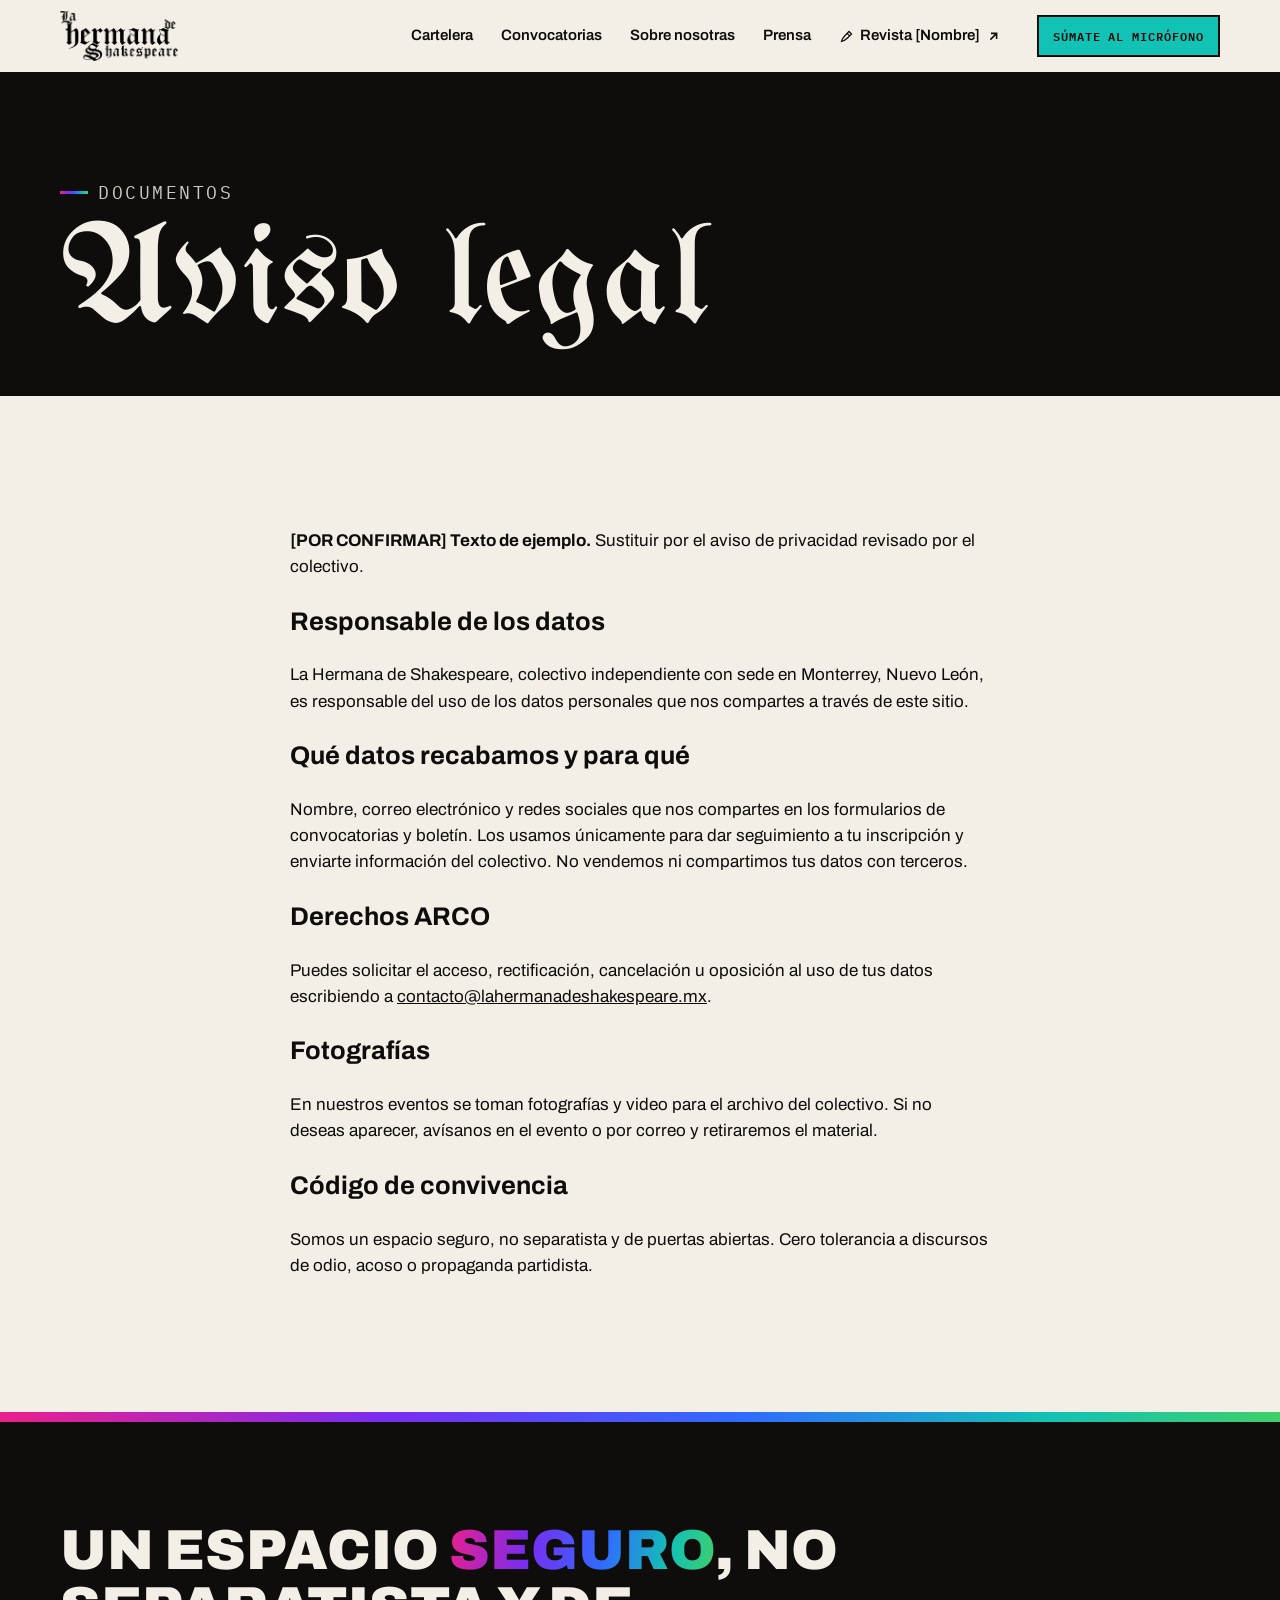
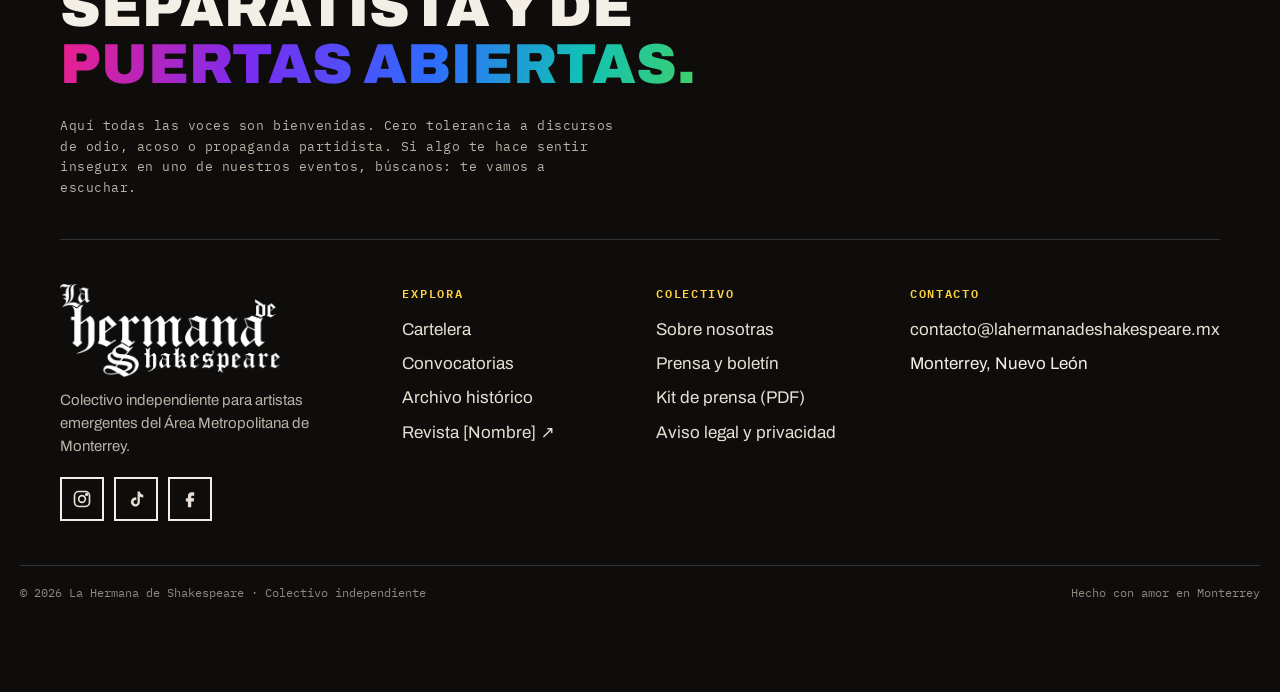
<file: aviso-legal.html>
<!doctype html>
<html lang="es">
<head>
  <meta charset="utf-8">
  <meta name="viewport" content="width=device-width, initial-scale=1">
  <title>Archivo histórico · La Hermana de Shakespeare</title>
  <meta name="description" content="Colectivo independiente que impulsa a artistas emergentes del Área Metropolitana de Monterrey desde 2018: micrófonos abiertos, slam de poesía, música, talleres y exposiciones.">
  <meta property="og:title" content="La Hermana de Shakespeare">
  <meta property="og:description" content="Todo discurso es importante y urgente. Micrófonos abiertos, poesía, arte y trinchera independiente en Monterrey.">
  <meta property="og:image" content="img/archivo/2023-07-casa-del-libro-05.jpg">
  <meta name="theme-color" content="#0e0d0c">
  <link rel="icon" href="img/favicon.svg" type="image/svg+xml">
  <link rel="preconnect" href="https://fonts.googleapis.com">
  <link rel="preconnect" href="https://fonts.gstatic.com" crossorigin>
  <link href="https://fonts.googleapis.com/css2?family=Archivo:ital,wght@0,400;0,600;0,700;0,900;1,400&family=IBM+Plex+Mono:wght@400;600;700&family=UnifrakturMaguntia&display=swap" rel="stylesheet">
  <link rel="stylesheet" href="css/styles.css">
</head>
<body>
<a class="skip" href="#main">Saltar al contenido</a>

<!-- ============ 1. HEADER ============ -->
<header class="site-header">
  <div class="wrap">
    <a class="logo" href="index.html" aria-label="La Hermana de Shakespeare, inicio">
      <img src="img/logo-lhds-negro.png" alt="La Hermana de Shakespeare" width="990" height="418">
      <small>Monterrey · N.L. · desde 2018</small>
    </a>
    <button class="menu-toggle" type="button" aria-controls="nav" aria-expanded="false">Menú</button>
    <nav class="nav" id="nav" aria-label="Principal">
      <ul>
        <li><a href="index.html#cartelera">Cartelera</a></li>
        <li><a href="index.html#convocatorias">Convocatorias</a></li>
        <li><a href="index.html#nosotras">Sobre nosotras</a></li>
        <li><a href="index.html#prensa">Prensa</a></li>
        <li><a class="ext" href="#" data-mag-url target="_blank" rel="noopener" title="Abre el sitio de la revista">
          <svg viewBox="0 0 24 24" fill="none" stroke="currentColor" stroke-width="2" aria-hidden="true"><path d="M4 20c4-1 7-3 10-6l6-6-4-4-6 6c-3 3-5 6-6 10z"/><path d="M13 7l4 4"/></svg>
          <span data-mag-name>Revista</span>
          <svg viewBox="0 0 24 24" fill="none" stroke="currentColor" stroke-width="2.5" aria-hidden="true"><path d="M7 17 17 7M8 7h9v9"/></svg>
        </a></li>
        <li class="nav-cta"><a class="btn btn--grad" href="index.html#convocatorias">Súmate al micrófono</a></li>
      </ul>
    </nav>
    <a class="btn btn--grad btn--sm header-cta" href="index.html#convocatorias">Súmate al micrófono</a>
  </div>
</header>

<main id="main">
<section class="page-hero"><div class="wrap"><p class="kicker">Documentos</p><h1 class="goth">Aviso legal</h1></div></section>
<section class="section"><div class="wrap" style="max-width:780px">
<p><strong>[POR CONFIRMAR] Texto de ejemplo.</strong> Sustituir por el aviso de privacidad revisado por el colectivo.</p>
<h2>Responsable de los datos</h2><p>La Hermana de Shakespeare, colectivo independiente con sede en Monterrey, Nuevo León, es responsable del uso de los datos personales que nos compartes a través de este sitio.</p>
<h2>Qué datos recabamos y para qué</h2><p>Nombre, correo electrónico y redes sociales que nos compartes en los formularios de convocatorias y boletín. Los usamos únicamente para dar seguimiento a tu inscripción y enviarte información del colectivo. No vendemos ni compartimos tus datos con terceros.</p>
<h2>Derechos ARCO</h2><p>Puedes solicitar el acceso, rectificación, cancelación u oposición al uso de tus datos escribiendo a <a href="#" data-mail data-mail-text>nuestro correo</a>.</p>
<h2>Fotografías</h2><p>En nuestros eventos se toman fotografías y video para el archivo del colectivo. Si no deseas aparecer, avísanos en el evento o por correo y retiraremos el material.</p>
<h2>Código de convivencia</h2><p>Somos un espacio seguro, no separatista y de puertas abiertas. Cero tolerancia a discursos de odio, acoso o propaganda partidista.</p>
</div></section>
</main>
<!-- ============ 7. FOOTER ============ -->
<footer class="site-footer">
  <div class="grad-bar"></div>
  <div class="wrap">
    <div class="manifesto">
      <p>Un espacio <em>seguro</em>, no separatista y de <em>puertas abiertas.</em></p>
      <small>Aquí todas las voces son bienvenidas. Cero tolerancia a discursos de odio, acoso o propaganda partidista. Si algo te hace sentir insegurx en uno de nuestros eventos, búscanos: te vamos a escuchar.</small>
    </div>
    <div class="footer-grid">
      <div>
        <p class="footer-logo"><img src="img/logo-lhds-blanco.png" alt="La Hermana de Shakespeare" width="991" height="418"></p>
        <p class="about">Colectivo independiente para artistas emergentes del Área Metropolitana de Monterrey.</p>
        <div class="socials">
          <a href="#" data-social="instagram" aria-label="Instagram" target="_blank" rel="noopener"><svg viewBox="0 0 24 24" fill="none" stroke="currentColor" stroke-width="2"><rect x="3" y="3" width="18" height="18" rx="5"/><circle cx="12" cy="12" r="4"/><circle cx="17.5" cy="6.5" r="1" fill="currentColor"/></svg></a>
          <a href="#" data-social="tiktok" aria-label="TikTok" target="_blank" rel="noopener"><svg viewBox="0 0 24 24" fill="currentColor"><path d="M16.6 3c.4 2.3 1.8 3.8 4.1 4v3.1c-1.5.1-2.9-.4-4.1-1.2v6.3c0 4-3.3 6.3-6.4 5.7-3.8-.7-5.4-5-3.4-8.2 1.2-1.9 3.4-2.9 5.6-2.6v3.2c-1.5-.4-3 .5-3.3 1.8-.4 1.6.8 3.1 2.4 3.1 1.5 0 2.4-1.1 2.4-2.6V3h2.7z"/></svg></a>
          <a href="#" data-social="facebook" aria-label="Facebook" target="_blank" rel="noopener"><svg viewBox="0 0 24 24" fill="currentColor"><path d="M14 8h3V4h-3c-2.8 0-4.5 1.8-4.5 4.6V11H7v4h2.5v7h4v-7h3l.5-4h-3.5V8.8c0-.5.3-.8.5-.8z"/></svg></a>
          <a href="#" data-social="spotify" aria-label="Spotify" target="_blank" rel="noopener"><svg viewBox="0 0 24 24" fill="none" stroke="currentColor" stroke-width="2"><circle cx="12" cy="12" r="9"/><path d="M7.5 9.5c3-1 6.5-.7 9 .8M8 12.6c2.5-.7 5.2-.4 7.3.8M8.6 15.4c2-.5 3.9-.3 5.6.6"/></svg></a>
        </div>
      </div>
      <div>
        <h4>Explora</h4>
        <ul>
          <li><a href="index.html#cartelera">Cartelera</a></li>
          <li><a href="index.html#convocatorias">Convocatorias</a></li>
          <li><a href="archivo.html">Archivo histórico</a></li>
          <li><a href="#" data-mag-url target="_blank" rel="noopener"><span data-mag-name>Revista</span> ↗</a></li>
        </ul>
      </div>
      <div>
        <h4>Colectivo</h4>
        <ul>
          <li><a href="index.html#nosotras">Sobre nosotras</a></li>
          <li><a href="index.html#prensa">Prensa y boletín</a></li>
          <li><a href="docs/kit-de-prensa-lhds.pdf" download>Kit de prensa (PDF)</a></li>
          <li><a href="aviso-legal.html">Aviso legal y privacidad</a></li>
        </ul>
      </div>
      <div>
        <h4>Contacto</h4>
        <ul>
          <li><a href="#" data-mail data-mail-text>correo</a></li>
          <li>Monterrey, Nuevo León</li>
        </ul>
      </div>
    </div>
  </div>
  <div class="wrap footer-bottom">
    <span>© <span data-year>2026</span> La Hermana de Shakespeare · Colectivo independiente</span>
    <span>Hecho con amor en Monterrey</span>
  </div>
</footer>

<a class="float-cta hidden" href="index.html#cartelera">
  <svg viewBox="0 0 24 24" fill="none" stroke="currentColor" stroke-width="2.2" aria-hidden="true"><rect x="9" y="2" width="6" height="12" rx="3"/><path d="M5 11a7 7 0 0 0 14 0M12 18v4"/></svg>
  Próximo evento
</a>

<script src="js/contenido.js"></script>
<script src="js/archivo-data.js"></script>
<script src="js/main.js"></script>
</body>
</html>
</file>
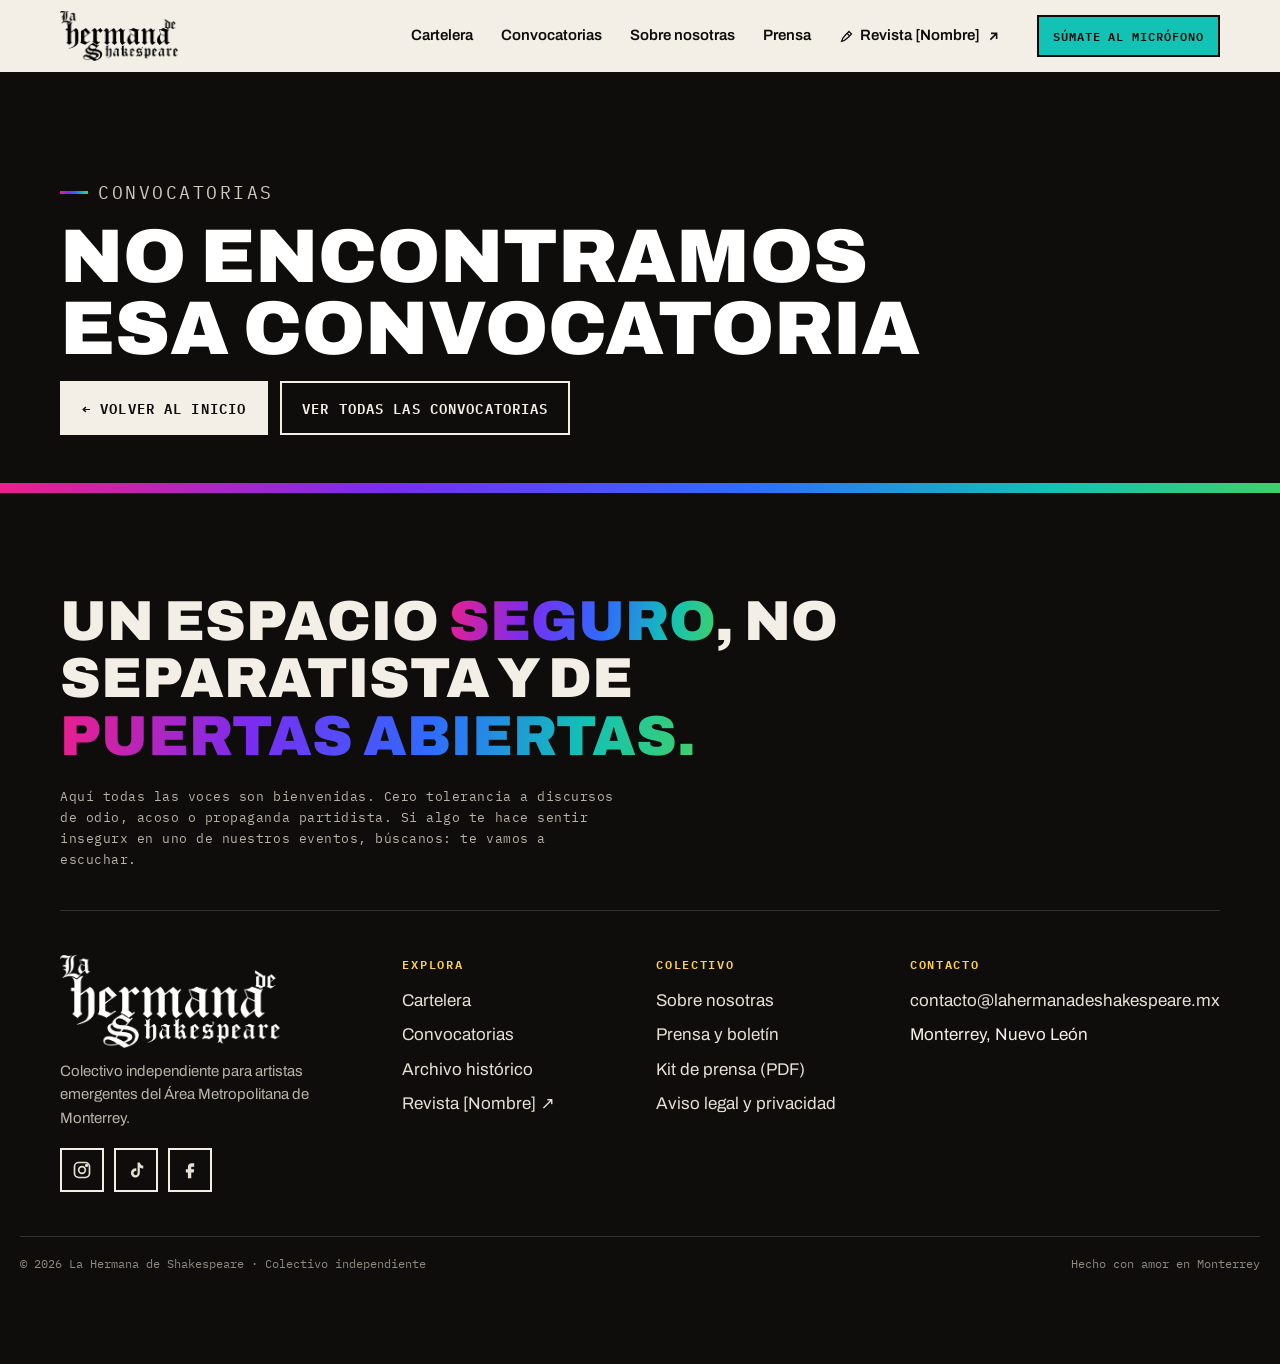
<file: convocatoria.html>
<!doctype html>
<html lang="es">
<head>
  <meta charset="utf-8">
  <meta name="viewport" content="width=device-width, initial-scale=1">
  <title>Convocatoria · La Hermana de Shakespeare</title>
  <meta name="description" content="Colectivo independiente que impulsa a artistas emergentes del Área Metropolitana de Monterrey desde 2018: micrófonos abiertos, slam de poesía, música, talleres y exposiciones.">
  <meta property="og:title" content="La Hermana de Shakespeare">
  <meta property="og:description" content="Todo discurso es importante y urgente. Micrófonos abiertos, poesía, arte y trinchera independiente en Monterrey.">
  <meta property="og:image" content="img/archivo/2023-07-casa-del-libro-05.jpg">
  <meta name="theme-color" content="#0e0d0c">
  <link rel="icon" href="img/favicon.svg" type="image/svg+xml">
  <link rel="preconnect" href="https://fonts.googleapis.com">
  <link rel="preconnect" href="https://fonts.gstatic.com" crossorigin>
  <link href="https://fonts.googleapis.com/css2?family=Archivo:ital,wght@0,400;0,600;0,700;0,900;1,400&family=IBM+Plex+Mono:wght@400;600;700&family=UnifrakturMaguntia&display=swap" rel="stylesheet">
  <link rel="stylesheet" href="css/styles.css">
</head>
<body>
<a class="skip" href="#main">Saltar al contenido</a>

<!-- ============ 1. HEADER ============ -->
<header class="site-header">
  <div class="wrap">
    <a class="logo" href="index.html" aria-label="La Hermana de Shakespeare, inicio">
      <img src="img/logo-lhds-negro.png" alt="La Hermana de Shakespeare" width="990" height="418">
      <small>Monterrey · N.L. · desde 2018</small>
    </a>
    <button class="menu-toggle" type="button" aria-controls="nav" aria-expanded="false">Menú</button>
    <nav class="nav" id="nav" aria-label="Principal">
      <ul>
        <li><a href="index.html#cartelera">Cartelera</a></li>
        <li><a href="index.html#convocatorias">Convocatorias</a></li>
        <li><a href="index.html#nosotras">Sobre nosotras</a></li>
        <li><a href="index.html#prensa">Prensa</a></li>
        <li><a class="ext" href="#" data-mag-url target="_blank" rel="noopener" title="Abre el sitio de la revista">
          <svg viewBox="0 0 24 24" fill="none" stroke="currentColor" stroke-width="2" aria-hidden="true"><path d="M4 20c4-1 7-3 10-6l6-6-4-4-6 6c-3 3-5 6-6 10z"/><path d="M13 7l4 4"/></svg>
          <span data-mag-name>Revista</span>
          <svg viewBox="0 0 24 24" fill="none" stroke="currentColor" stroke-width="2.5" aria-hidden="true"><path d="M7 17 17 7M8 7h9v9"/></svg>
        </a></li>
        <li class="nav-cta"><a class="btn btn--grad" href="index.html#convocatorias">Súmate al micrófono</a></li>
      </ul>
    </nav>
    <a class="btn btn--grad btn--sm header-cta" href="index.html#convocatorias">Súmate al micrófono</a>
  </div>
</header>

<main id="main">
<div id="convocatoria"></div>
</main>
<!-- ============ 7. FOOTER ============ -->
<footer class="site-footer">
  <div class="grad-bar"></div>
  <div class="wrap">
    <div class="manifesto">
      <p>Un espacio <em>seguro</em>, no separatista y de <em>puertas abiertas.</em></p>
      <small>Aquí todas las voces son bienvenidas. Cero tolerancia a discursos de odio, acoso o propaganda partidista. Si algo te hace sentir insegurx en uno de nuestros eventos, búscanos: te vamos a escuchar.</small>
    </div>
    <div class="footer-grid">
      <div>
        <p class="footer-logo"><img src="img/logo-lhds-blanco.png" alt="La Hermana de Shakespeare" width="991" height="418"></p>
        <p class="about">Colectivo independiente para artistas emergentes del Área Metropolitana de Monterrey.</p>
        <div class="socials">
          <a href="#" data-social="instagram" aria-label="Instagram" target="_blank" rel="noopener"><svg viewBox="0 0 24 24" fill="none" stroke="currentColor" stroke-width="2"><rect x="3" y="3" width="18" height="18" rx="5"/><circle cx="12" cy="12" r="4"/><circle cx="17.5" cy="6.5" r="1" fill="currentColor"/></svg></a>
          <a href="#" data-social="tiktok" aria-label="TikTok" target="_blank" rel="noopener"><svg viewBox="0 0 24 24" fill="currentColor"><path d="M16.6 3c.4 2.3 1.8 3.8 4.1 4v3.1c-1.5.1-2.9-.4-4.1-1.2v6.3c0 4-3.3 6.3-6.4 5.7-3.8-.7-5.4-5-3.4-8.2 1.2-1.9 3.4-2.9 5.6-2.6v3.2c-1.5-.4-3 .5-3.3 1.8-.4 1.6.8 3.1 2.4 3.1 1.5 0 2.4-1.1 2.4-2.6V3h2.7z"/></svg></a>
          <a href="#" data-social="facebook" aria-label="Facebook" target="_blank" rel="noopener"><svg viewBox="0 0 24 24" fill="currentColor"><path d="M14 8h3V4h-3c-2.8 0-4.5 1.8-4.5 4.6V11H7v4h2.5v7h4v-7h3l.5-4h-3.5V8.8c0-.5.3-.8.5-.8z"/></svg></a>
          <a href="#" data-social="spotify" aria-label="Spotify" target="_blank" rel="noopener"><svg viewBox="0 0 24 24" fill="none" stroke="currentColor" stroke-width="2"><circle cx="12" cy="12" r="9"/><path d="M7.5 9.5c3-1 6.5-.7 9 .8M8 12.6c2.5-.7 5.2-.4 7.3.8M8.6 15.4c2-.5 3.9-.3 5.6.6"/></svg></a>
        </div>
      </div>
      <div>
        <h4>Explora</h4>
        <ul>
          <li><a href="index.html#cartelera">Cartelera</a></li>
          <li><a href="index.html#convocatorias">Convocatorias</a></li>
          <li><a href="archivo.html">Archivo histórico</a></li>
          <li><a href="#" data-mag-url target="_blank" rel="noopener"><span data-mag-name>Revista</span> ↗</a></li>
        </ul>
      </div>
      <div>
        <h4>Colectivo</h4>
        <ul>
          <li><a href="index.html#nosotras">Sobre nosotras</a></li>
          <li><a href="index.html#prensa">Prensa y boletín</a></li>
          <li><a href="docs/kit-de-prensa-lhds.pdf" download>Kit de prensa (PDF)</a></li>
          <li><a href="aviso-legal.html">Aviso legal y privacidad</a></li>
        </ul>
      </div>
      <div>
        <h4>Contacto</h4>
        <ul>
          <li><a href="#" data-mail data-mail-text>correo</a></li>
          <li>Monterrey, Nuevo León</li>
        </ul>
      </div>
    </div>
  </div>
  <div class="wrap footer-bottom">
    <span>© <span data-year>2026</span> La Hermana de Shakespeare · Colectivo independiente</span>
    <span>Hecho con amor en Monterrey</span>
  </div>
</footer>

<a class="float-cta hidden" href="index.html#cartelera">
  <svg viewBox="0 0 24 24" fill="none" stroke="currentColor" stroke-width="2.2" aria-hidden="true"><rect x="9" y="2" width="6" height="12" rx="3"/><path d="M5 11a7 7 0 0 0 14 0M12 18v4"/></svg>
  Próximo evento
</a>

<!-- Formulario de inscripción a convocatorias -->
<dialog class="modal" id="apply-dialog" aria-labelledby="apply-title">
  <div class="modal-head"><h3 id="apply-title">Inscripción</h3><button class="modal-close" type="button" aria-label="Cerrar">×</button></div>
  <form class="form">
    <label>Convocatoria<select id="f-conv" name="convocatoria"></select></label>
    <label>Nombre o nombre artístico<input name="nombre" required autocomplete="name"></label>
    <label>Correo<input name="correo" type="email" required autocomplete="email"></label>
    <label>Instagram u otra red (opcional)<input name="red" placeholder="@usuario"></label>
    <label>Disciplina
      <select name="disciplina"><option>Poesía</option><option>Prosa</option><option>Música</option><option>Artes visuales</option><option>Performance</option><option>Fanzine / editorial</option><option>Otra</option></select>
    </label>
    <label>Cuéntanos sobre tu propuesta<textarea name="propuesta" rows="4" required></textarea></label>
    <label class="check"><input type="checkbox" required> Leí las bases y acepto que La Hermana de Shakespeare es un espacio seguro libre de discursos de odio.</label>
    <button class="btn btn--grad" type="submit">Enviar inscripción</button>
  </form>
  <div class="form-ok" hidden>
    <p class="goth">¡Gracias!</p>
    <p>Recibimos tu inscripción. Te escribiremos al correo que nos dejaste.</p>
    <button class="btn modal-close" type="button" style="width:auto;height:auto">Cerrar</button>
  </div>
</dialog>

<script src="js/contenido.js"></script>
<script src="js/archivo-data.js"></script>
<script src="js/main.js"></script>
</body>
</html>
</file>
<file: css/styles.css>
/* =========================================================
   La Hermana de Shakespeare — hoja de estilos principal
   Identidad: gótico + fanzine + degradado (violeta → rosa → naranja → amarillo)
   ========================================================= */

:root {
  --ink: #0e0d0c;
  --ink-soft: #2a2724;
  --paper: #f3efe6;
  --paper-2: #e8e2d5;
  --muted: #6b655c;
  --violet: #7a2cf0;
  --pink: #ec1f8c;
  --orange: #ff6b1a;
  --blue: #2f6bff;
  --teal: #12c2b4;
  --green: #3fcf6a;
  --yellow: #ffd23f; /* solo en acentos sólidos, nunca en degradados */
  --grad: linear-gradient(100deg, var(--pink) 0%, var(--violet) 30%, var(--blue) 58%, var(--teal) 82%, var(--green) 100%);
  --font-goth: "UnifrakturMaguntia", "Old English Text MT", serif;
  --font-display: "Archivo", system-ui, sans-serif; /* en peso 900 */
  --font-body: "Archivo", system-ui, -apple-system, "Segoe UI", sans-serif;
  --font-mono: "IBM Plex Mono", ui-monospace, monospace;
  --header-h: 72px;
  --wrap: 1240px;
  --gutter: clamp(16px, 4vw, 40px);
}

*, *::before, *::after { box-sizing: border-box; }
html { scroll-behavior: smooth; scroll-padding-top: calc(var(--header-h) + 12px); }
body {
  margin: 0;
  background: var(--paper);
  color: var(--ink);
  font-family: var(--font-body);
  font-size: 17px;
  line-height: 1.55;
  -webkit-font-smoothing: antialiased;
}
img { max-width: 100%; display: block; }
a { color: inherit; }
:focus-visible { outline: 3px solid var(--pink); outline-offset: 3px; }

.wrap { width: 100%; max-width: var(--wrap); margin: 0 auto; padding: 0 var(--gutter); }
.sr-only { position: absolute; width: 1px; height: 1px; overflow: hidden; clip: rect(0 0 0 0); white-space: nowrap; }
.skip { position: absolute; left: -999px; top: 8px; background: var(--ink); color: var(--paper); padding: 8px 14px; z-index: 100; }
.skip:focus { left: 8px; }

/* ---------- Tipografía ---------- */
.goth { font-family: var(--font-goth); font-weight: 400; letter-spacing: .01em; }
.kicker {
  font-family: var(--font-mono);
  font-size: 13px;
  text-transform: uppercase;
  letter-spacing: .14em;
  margin: 0 0 14px;
  display: inline-flex; align-items: center; gap: 10px;
}
.kicker::before { content: ""; width: 28px; height: 3px; background: var(--grad); }
.section-title {
  font-family: var(--font-display); font-weight: 900;
  font-size: clamp(38px, 6.5vw, 84px);
  line-height: .92;
  letter-spacing: -.02em;
  text-transform: uppercase;
  margin: 0;
}
.section-title .goth { text-transform: none; letter-spacing: 0; font-size: 1.08em; }
.lead { font-size: clamp(17px, 1.6vw, 20px); max-width: 60ch; color: var(--ink-soft); }

/* ---------- Botones ---------- */
.btn {
  display: inline-flex; align-items: center; gap: 10px;
  font-family: var(--font-mono); font-size: 14px; font-weight: 600;
  text-transform: uppercase; letter-spacing: .08em; text-decoration: none;
  padding: 14px 20px; border: 2px solid var(--ink);
  background: var(--ink); color: var(--paper);
  cursor: pointer; transition: transform .15s ease, box-shadow .15s ease, background .15s;
}
.btn:hover { transform: translate(-3px, -3px); box-shadow: 4px 4px 0 var(--orange); }
.btn--ghost { background: transparent; color: var(--ink); }
.btn--light { background: var(--paper); color: var(--ink); border-color: var(--paper); }
.btn--outline-light { background: transparent; color: var(--paper); border-color: var(--paper); }
.btn--grad { background: var(--teal); color: var(--ink); border-color: var(--ink); }
.btn--sm { padding: 10px 14px; font-size: 12px; }
.btn svg { width: 16px; height: 16px; flex: none; }

/* ---------- Barra de degradado ---------- */
.grad-bar { height: 10px; background: var(--grad); }

/* =========================================================
   1. HEADER
   ========================================================= */
.site-header {
  position: sticky; top: 0; z-index: 50;
  background: color-mix(in srgb, var(--paper) 92%, transparent);
  backdrop-filter: blur(8px);
  border-bottom: 2px solid var(--ink);
}
.site-header .wrap { display: flex; align-items: center; gap: 24px; height: var(--header-h); }
.logo { text-decoration: none; display: flex; flex-direction: column; line-height: .9; }
.logo .goth { font-size: 30px; white-space: nowrap; }
.logo small { font-family: var(--font-mono); font-size: 10px; letter-spacing: .2em; text-transform: uppercase; color: var(--muted); margin-top: 2px; }
.nav { margin-left: auto; }
.nav ul { list-style: none; margin: 0; padding: 0; display: flex; gap: 4px; align-items: center; }
.nav a {
  display: inline-flex; align-items: center; gap: 6px;
  text-decoration: none; font-weight: 600; font-size: 15px;
  padding: 8px 12px; border-radius: 999px;
}
.nav a:hover { background: var(--ink); color: var(--paper); }
.nav a.ext svg { width: 15px; height: 15px; }
.nav .nav-cta { display: none; }
.menu-toggle {
  display: none; margin-left: auto;
  background: none; border: 2px solid var(--ink); padding: 8px 10px; cursor: pointer;
  font-family: var(--font-mono); font-size: 12px; text-transform: uppercase; letter-spacing: .1em; color: var(--ink);
}
.header-cta { flex: none; }

@media (max-width: 1080px) {
  .header-cta { display: none; }
  .nav .nav-cta { display: block; }
}
@media (max-width: 900px) {
  .menu-toggle { display: block; }
  .nav {
    position: fixed; inset: var(--header-h) 0 auto 0;
    background: var(--ink); color: var(--paper);
    padding: 16px var(--gutter) 28px;
    transform: translateY(-120%); transition: transform .25s ease;
    max-height: calc(100vh - var(--header-h)); overflow: auto;
  }
  .nav.open { transform: none; }
  .nav ul { flex-direction: column; align-items: stretch; gap: 0; }
  .nav a { font-size: 22px; padding: 14px 0; border-radius: 0; border-bottom: 1px solid #333; }
  .nav a:hover { background: none; color: var(--yellow); }
  .nav .nav-cta a { border: 0; margin-top: 16px; justify-content: center; }
}

/* CTA flotante */
.float-cta {
  position: fixed; right: 18px; bottom: 18px; z-index: 40;
  display: inline-flex; align-items: center; gap: 10px;
  background: var(--teal); color: var(--ink); text-decoration: none;
  font-family: var(--font-mono); font-weight: 700; font-size: 13px; letter-spacing: .08em; text-transform: uppercase;
  padding: 14px 18px; border: 2px solid var(--ink); box-shadow: 4px 4px 0 var(--ink);
  transition: transform .15s, box-shadow .15s, opacity .2s;
}
.float-cta:hover { transform: translate(-2px, -2px); box-shadow: 6px 6px 0 var(--ink); }
.float-cta svg { width: 18px; height: 18px; }
.float-cta.hidden { opacity: 0; pointer-events: none; }

/* =========================================================
   2. HERO
   ========================================================= */
.hero {
  position: relative; overflow: hidden;
  background: var(--ink); color: var(--paper);
  min-height: min(92vh, 860px);
  display: flex; align-items: flex-end;
}
.hero-media { position: absolute; inset: 0; }
.hero-media img {
  width: 100%; height: 100%; object-fit: cover;
  filter: grayscale(1) contrast(1.35) brightness(.7);
}
.hero-media::after {
  content: ""; position: absolute; inset: 0;
  background:
    linear-gradient(180deg, rgba(14,13,12,.15) 0%, rgba(14,13,12,.55) 55%, rgba(14,13,12,.95) 100%),
    var(--grad);
  background-blend-mode: normal, multiply;
  mix-blend-mode: normal;
  opacity: .9;
}
.hero-media::before { /* grano de fotocopia */
  content: ""; position: absolute; inset: 0; z-index: 1; opacity: .18; pointer-events: none;
  background-image: url("data:image/svg+xml,%3Csvg xmlns='http://www.w3.org/2000/svg' width='160' height='160'%3E%3Cfilter id='n'%3E%3CfeTurbulence type='fractalNoise' baseFrequency='.9' numOctaves='2'/%3E%3C/filter%3E%3Crect width='100%25' height='100%25' filter='url(%23n)'/%3E%3C/svg%3E");
}
.hero .wrap { position: relative; z-index: 2; padding-top: 80px; padding-bottom: 56px; }
.hero-logo { font-size: clamp(56px, 12vw, 170px); line-height: .85; margin: 0 0 22px; }
.hero-logo span { display: block; }
.hero-logo .de { font-size: .45em; display: inline-block; margin-left: .2em; vertical-align: top; }
.hero h1 {
  font-family: var(--font-display); font-weight: 900; text-transform: uppercase;
  font-size: clamp(26px, 4.2vw, 54px); line-height: 1; letter-spacing: -.01em;
  max-width: 20ch; margin: 0 0 18px;
}
.hero h1 mark { background: var(--pink); color: #fff; padding: 0 .12em; -webkit-box-decoration-break: clone; box-decoration-break: clone; }
.hero p.sub { font-size: clamp(16px, 1.6vw, 20px); max-width: 52ch; margin: 0 0 28px; color: #e9e4d9; }
.hero-actions { display: flex; flex-wrap: wrap; gap: 12px; }
.hero-strip {
  display: flex; gap: 0; overflow: hidden; white-space: nowrap;
  background: var(--yellow); color: var(--ink); border-top: 2px solid var(--ink); border-bottom: 2px solid var(--ink);
  font-family: var(--font-display); font-weight: 900; text-transform: uppercase; font-size: 20px;
}
.hero-strip .track { display: inline-flex; gap: 40px; padding: 12px 0; animation: marquee 38s linear infinite; }
.hero-strip .track span::after { content: "✶"; margin-left: 40px; color: var(--orange); }
@keyframes marquee { to { transform: translateX(-50%); } }

/* Próximo evento destacado dentro del hero */
.next-up {
  margin-top: 36px; max-width: 520px;
  display: grid; grid-template-columns: auto 1fr; gap: 16px; align-items: center;
  background: rgba(243,239,230,.08); border: 1px solid rgba(243,239,230,.3);
  padding: 14px 16px; backdrop-filter: blur(4px); text-decoration: none;
}
.next-up:hover { border-color: var(--yellow); }
.next-up .d { font-family: var(--font-display); font-weight: 900; font-size: 34px; line-height: .9; text-align: center; }
.next-up .d small { display: block; font-family: var(--font-mono); font-size: 11px; letter-spacing: .14em; }
.next-up .t { font-weight: 700; }
.next-up .m { font-family: var(--font-mono); font-size: 12px; text-transform: uppercase; letter-spacing: .08em; color: var(--yellow); }

/* =========================================================
   Secciones genéricas
   ========================================================= */
.section { padding: clamp(64px, 9vw, 120px) 0; }
.section-head { display: flex; flex-wrap: wrap; align-items: flex-end; justify-content: space-between; gap: 20px; margin-bottom: 40px; }
.section-head .lead { margin: 16px 0 0; }
.section--dark { background: var(--ink); color: var(--paper); }
.section--dark .lead { color: #cfc9bd; }
.section--paper2 { background: var(--paper-2); }

/* =========================================================
   3. CARTELERA
   ========================================================= */
.filters { display: flex; flex-wrap: wrap; gap: 8px; margin-bottom: 28px; }
.chip {
  font-family: var(--font-mono); font-size: 13px; text-transform: uppercase; letter-spacing: .06em;
  padding: 8px 14px; border: 2px solid var(--ink); background: transparent; cursor: pointer; color: var(--ink);
}
.chip[aria-pressed="true"] { background: var(--ink); color: var(--paper); }

.events { display: grid; grid-template-columns: repeat(auto-fill, minmax(min(100%, 330px), 1fr)); gap: 22px; }
.event {
  position: relative; display: flex; flex-direction: column;
  background: #fff; border: 2px solid var(--ink);
  transition: transform .18s, box-shadow .18s;
}
.event:hover { transform: translate(-4px, -4px); box-shadow: 6px 6px 0 var(--ink); }
.event-top { display: flex; align-items: stretch; border-bottom: 2px solid var(--ink); }
.event-date { padding: 14px 18px; border-right: 2px solid var(--ink); text-align: center; min-width: 108px; }
.event-date .day { font-family: var(--font-display); font-weight: 900; font-size: 58px; line-height: .85; }
.event-date .mon { font-family: var(--font-mono); font-size: 13px; letter-spacing: .18em; text-transform: uppercase; }
.event-meta { padding: 14px 16px; display: flex; flex-direction: column; justify-content: space-between; gap: 8px; flex: 1; }
.event-time { font-family: var(--font-display); font-weight: 900; font-size: 26px; line-height: 1; }
.event-time small { font-family: var(--font-mono); font-size: 12px; display: block; letter-spacing: .1em; text-transform: uppercase; color: var(--muted); margin-top: 4px; }
.tag {
  align-self: flex-start;
  font-family: var(--font-mono); font-size: 11px; font-weight: 700; letter-spacing: .1em; text-transform: uppercase;
  padding: 4px 8px; border: 1.5px solid var(--ink);
}
.tag--slam { background: var(--pink); color: #fff; }
.tag--musica { background: var(--yellow); }
.tag--taller { background: var(--blue); color: #fff; }
.tag--cine { background: var(--green); }
.tag--expo { background: var(--orange); }
.event-body { padding: 18px; display: flex; flex-direction: column; gap: 10px; flex: 1; }
.event-body h3 { font-family: var(--font-display); font-weight: 900; text-transform: uppercase; font-size: 22px; line-height: 1.05; margin: 0; }
.event-body p { margin: 0; color: var(--ink-soft); font-size: 15px; }
.event-place { display: inline-flex; align-items: flex-start; gap: 6px; font-size: 14px; font-weight: 600; text-decoration: none; }
.event-place:hover { text-decoration: underline; }
.event-place svg { width: 16px; height: 16px; flex: none; margin-top: 2px; }
.event-foot { padding: 0 18px 18px; display: flex; gap: 10px; flex-wrap: wrap; align-items: center; justify-content: space-between; }
.event-price { font-family: var(--font-mono); font-size: 13px; text-transform: uppercase; letter-spacing: .06em; }
.events-empty { padding: 40px; border: 2px dashed var(--ink); text-align: center; font-family: var(--font-mono); }

/* =========================================================
   4. CONVOCATORIAS
   ========================================================= */
.tabs { display: flex; gap: 0; border-bottom: 2px solid var(--paper); margin-bottom: 32px; flex-wrap: wrap; }
.tab {
  font-family: var(--font-display); font-weight: 900; text-transform: uppercase; font-size: clamp(15px, 1.8vw, 20px);
  background: transparent; color: var(--paper); border: 2px solid var(--paper); border-bottom: 0;
  padding: 14px 20px; cursor: pointer; margin-right: -2px; text-align: left;
}
.tab small { display: block; font-family: var(--font-mono); font-size: 11px; letter-spacing: .1em; opacity: .75; }
.tab[aria-selected="true"] { background: var(--paper); color: var(--ink); }
.panel[hidden] { display: none; }

.calls { display: grid; grid-template-columns: repeat(auto-fill, minmax(min(100%, 360px), 1fr)); gap: 20px; }
.call {
  background: var(--paper); color: var(--ink); padding: 24px; display: flex; flex-direction: column; gap: 12px;
  border: 2px solid var(--paper); position: relative;
}
.call::before { content: ""; position: absolute; left: 0; right: 0; top: 0; height: 6px; background: var(--grad); }
.call h3 { font-family: var(--font-display); font-weight: 900; text-transform: uppercase; font-size: 24px; line-height: 1.05; margin: 6px 0 0; }
.call p { margin: 0; font-size: 15px; color: var(--ink-soft); }
.call-status { display: flex; justify-content: space-between; gap: 10px; font-family: var(--font-mono); font-size: 12px; text-transform: uppercase; letter-spacing: .08em; }
.call-status .open { color: #0a7a33; font-weight: 700; }
.call-status .open::before { content: "● "; }
.call-actions { display: flex; flex-wrap: wrap; gap: 10px; margin-top: auto; padding-top: 6px; }

.ext-list { list-style: none; margin: 0; padding: 0; border-top: 1px solid #444; }
.ext-list li { border-bottom: 1px solid #444; }
.ext-list a {
  display: grid; grid-template-columns: 1fr auto; gap: 6px 24px; align-items: center;
  padding: 20px 4px; text-decoration: none;
}
.ext-list a:hover { background: rgba(255,255,255,.04); }
.ext-list a:hover h3 { color: var(--yellow); }
.ext-list h3 { margin: 0; font-family: var(--font-display); font-weight: 900; text-transform: uppercase; font-size: clamp(18px, 2.2vw, 26px); line-height: 1.1; }
.ext-list .org { font-family: var(--font-mono); font-size: 12px; text-transform: uppercase; letter-spacing: .1em; color: var(--yellow); }
.ext-list p { margin: 0; color: #cfc9bd; font-size: 15px; grid-column: 1; }
.ext-list .arrow { grid-row: 1 / span 3; grid-column: 2; width: 44px; height: 44px; border: 2px solid var(--paper); display: grid; place-items: center; }
.ext-list .arrow svg { width: 20px; height: 20px; }
.ext-note { font-family: var(--font-mono); font-size: 13px; color: #a8a297; margin-top: 18px; }

/* Formulario de inscripción (modal) */
dialog.modal {
  border: 2px solid var(--ink); padding: 0; max-width: 560px; width: calc(100% - 32px);
  background: var(--paper); color: var(--ink); box-shadow: 8px 8px 0 var(--pink);
}
dialog.modal::backdrop { background: rgba(14,13,12,.7); }
.modal-head { display: flex; justify-content: space-between; align-items: center; padding: 16px 20px; border-bottom: 2px solid var(--ink); background: var(--teal); }
.modal-head h3 { margin: 0; font-family: var(--font-display); font-weight: 900; text-transform: uppercase; font-size: 18px; }
.modal-close { background: var(--ink); color: var(--paper); border: 0; width: 36px; height: 36px; cursor: pointer; font-size: 20px; }
.form { padding: 20px; display: grid; gap: 14px; }
.form label { display: grid; gap: 6px; font-family: var(--font-mono); font-size: 12px; text-transform: uppercase; letter-spacing: .08em; }
.form input, .form select, .form textarea {
  font: inherit; font-family: var(--font-body); font-size: 16px; text-transform: none; letter-spacing: 0;
  padding: 12px; border: 2px solid var(--ink); background: #fff; color: var(--ink); width: 100%;
}
.form .check { display: flex; gap: 10px; align-items: flex-start; text-transform: none; font-family: var(--font-body); font-size: 14px; letter-spacing: 0; }
.form .check input { width: auto; margin-top: 3px; }
.form-ok { padding: 28px 20px; text-align: center; }
.form-ok .goth { font-size: 40px; }

/* =========================================================
   5. PUENTE EDITORIAL (REVISTA)
   ========================================================= */
.mag { background: var(--paper); position: relative; }
.mag-head-name { font-size: clamp(44px, 7vw, 96px); line-height: .9; margin: 0; }
.posts { display: grid; grid-template-columns: repeat(3, 1fr); gap: 0; border: 2px solid var(--ink); }
.post { padding: 28px 26px; display: flex; flex-direction: column; gap: 16px; border-right: 2px solid var(--ink); background: #fff; }
.post:last-child { border-right: 0; }
.post-type { font-family: var(--font-mono); font-size: 12px; text-transform: uppercase; letter-spacing: .14em; display: flex; justify-content: space-between; }
.post blockquote {
  margin: 0; font-family: var(--font-body); font-style: italic; font-size: clamp(20px, 2vw, 26px); line-height: 1.3;
  position: relative; padding-top: 28px;
}
.post blockquote::before { content: "“"; position: absolute; top: -18px; left: -4px; font-size: 80px; line-height: 1; font-family: var(--font-goth); background: var(--grad); -webkit-background-clip: text; background-clip: text; color: transparent; }
.post h3 { margin: 0; font-family: var(--font-display); font-weight: 900; text-transform: uppercase; font-size: 18px; line-height: 1.15; }
.post .author { font-size: 14px; color: var(--muted); margin: 0; }
.post .btn { margin-top: auto; align-self: flex-start; }
@media (max-width: 900px) {
  .posts { grid-template-columns: 1fr; }
  .post { border-right: 0; border-bottom: 2px solid var(--ink); }
  .post:last-child { border-bottom: 0; }
}

/* =========================================================
   6. ARCHIVO / MEMORIA
   ========================================================= */
.mosaic {
  display: grid; gap: 8px;
  grid-template-columns: repeat(6, 1fr);
  grid-auto-rows: 120px; grid-auto-flow: dense;
}
.mosaic figure { margin: 0; position: relative; overflow: hidden; background: var(--ink); cursor: zoom-in; }
.mosaic img { width: 100%; height: 100%; object-fit: cover; filter: grayscale(1) contrast(1.15); transition: filter .35s, transform .5s; }
.mosaic figure:hover img, .mosaic figure:focus-within img { filter: none; transform: scale(1.04); }
.mosaic figcaption {
  position: absolute; left: 0; bottom: 0; right: 0; padding: 22px 10px 8px;
  background: linear-gradient(transparent, rgba(0,0,0,.8)); color: #fff;
  font-family: var(--font-mono); font-size: 11px; letter-spacing: .06em; text-transform: uppercase;
  opacity: 0; transition: opacity .25s;
}
.mosaic figure:hover figcaption, .mosaic figure:focus-within figcaption { opacity: 1; }
.mosaic button { all: unset; display: block; width: 100%; height: 100%; }
.m-w2 { grid-column: span 2; } .m-h2 { grid-row: span 2; } .m-w3 { grid-column: span 3; }
@media (max-width: 760px) {
  .mosaic { grid-template-columns: repeat(2, 1fr); grid-auto-rows: 130px; }
  .m-w3 { grid-column: span 2; }
}
.stats { display: grid; grid-template-columns: repeat(4, 1fr); border-top: 2px solid var(--ink); border-bottom: 2px solid var(--ink); margin: 40px 0; }
.stat { padding: 22px 18px; border-right: 2px solid var(--ink); }
.stat:last-child { border-right: 0; }
.stat b { display: block; font-family: var(--font-display); font-weight: 900; font-size: clamp(36px, 5vw, 64px); line-height: 1; }
.stat span { font-family: var(--font-mono); font-size: 12px; text-transform: uppercase; letter-spacing: .1em; }
@media (max-width: 760px) {
  .stats { grid-template-columns: 1fr 1fr; }
  .stat:nth-child(2) { border-right: 0; }
  .stat:nth-child(-n+2) { border-bottom: 2px solid var(--ink); }
}

/* Lightbox */
.lightbox { border: 0; padding: 0; background: transparent; max-width: 94vw; max-height: 92vh; }
.lightbox::backdrop { background: rgba(10,10,10,.92); }
.lightbox img { max-width: 94vw; max-height: 82vh; object-fit: contain; margin: 0 auto; }
.lightbox p { color: #fff; font-family: var(--font-mono); font-size: 13px; text-align: center; text-transform: uppercase; letter-spacing: .08em; }
.lightbox .modal-close { position: fixed; top: 14px; right: 14px; }

/* =========================================================
   SOBRE NOSOTRAS
   ========================================================= */
.about-grid { display: grid; grid-template-columns: 1.1fr 1fr; gap: clamp(28px, 5vw, 72px); align-items: start; }
.about-grid p { margin: 0 0 16px; }
.mv { display: grid; gap: 16px; margin-top: 28px; }
.mv div { border: 2px solid var(--ink); padding: 20px; background: #fff; }
.mv h3 { margin: 0 0 8px; font-family: var(--font-display); font-weight: 900; text-transform: uppercase; font-size: 20px; }
.mv p { margin: 0; font-size: 15px; }
.team { list-style: none; margin: 0; padding: 0; display: grid; grid-template-columns: 1fr 1fr; gap: 0; border-top: 2px solid var(--ink); }
.team li { padding: 16px 0; border-bottom: 1px solid #c9c1b2; padding-right: 12px; }
.team b { display: block; font-size: 17px; }
.team span { font-family: var(--font-mono); font-size: 12px; text-transform: uppercase; letter-spacing: .06em; color: var(--muted); }
.sede {
  margin-top: 28px; padding: 22px; background: var(--ink); color: var(--paper);
  display: grid; gap: 10px;
}
.sede h3 { margin: 0; font-family: var(--font-display); font-weight: 900; text-transform: uppercase; font-size: 20px; }
.sede p { margin: 0; font-size: 15px; color: #d8d2c6; }
.map-frame { border: 2px solid var(--ink); aspect-ratio: 16 / 9; width: 100%; background: var(--paper-2); }
.map-frame iframe { width: 100%; height: 100%; border: 0; filter: grayscale(1) contrast(1.1); }
@media (max-width: 900px) { .about-grid { grid-template-columns: 1fr; } }

/* Línea del tiempo compacta */
.timeline { display: grid; grid-template-columns: repeat(7, 1fr); border: 2px solid var(--ink); margin-top: 48px; }
.timeline div { padding: 16px 14px; border-right: 2px solid var(--ink); background: #fff; }
.timeline div:last-child { border-right: 0; }
.timeline b { font-family: var(--font-display); font-weight: 900; font-size: 26px; display: block; }
.timeline span { font-size: 13px; color: var(--ink-soft); }
@media (max-width: 900px) {
  .timeline { grid-template-columns: 1fr 1fr; }
  .timeline div { border-bottom: 2px solid var(--ink); }
  .timeline div:nth-child(2n) { border-right: 0; }
}

/* =========================================================
   PRENSA
   ========================================================= */
.press { display: grid; grid-template-columns: 1fr 1fr; gap: 20px; }
.press-card { border: 2px solid var(--ink); padding: 26px; background: #fff; display: flex; flex-direction: column; gap: 12px; }
.press-card h3 { margin: 0; font-family: var(--font-display); font-weight: 900; text-transform: uppercase; font-size: 24px; }
.press-card p { margin: 0; color: var(--ink-soft); }
.press-card ul { margin: 0; padding-left: 18px; color: var(--ink-soft); font-size: 15px; }
.press-card .btn { align-self: flex-start; margin-top: auto; }
.newsletter { display: flex; gap: 0; margin-top: auto; }
.newsletter input { flex: 1; min-width: 0; font: inherit; padding: 12px; border: 2px solid var(--ink); border-right: 0; }
@media (max-width: 760px) { .press { grid-template-columns: 1fr; } }

/* =========================================================
   7. FOOTER
   ========================================================= */
.site-footer { background: var(--ink); color: var(--paper); }
.manifesto {
  padding: clamp(56px, 8vw, 100px) 0 40px;
  border-bottom: 1px solid #333;
}
.manifesto p {
  font-family: var(--font-display); font-weight: 900; text-transform: uppercase;
  font-size: clamp(26px, 4.4vw, 58px); line-height: 1.02; margin: 0; max-width: 22ch;
}
.manifesto p em { font-style: normal; background: var(--grad); -webkit-background-clip: text; background-clip: text; color: transparent; }
.manifesto small { display: block; margin-top: 22px; font-family: var(--font-mono); font-size: 13px; letter-spacing: .04em; color: #b9b3a7; max-width: 70ch; line-height: 1.6; }
.footer-grid { display: grid; grid-template-columns: 1.4fr 1fr 1fr 1fr; gap: 32px; padding: 44px 0; }
.footer-grid h4 { margin: 0 0 14px; font-family: var(--font-mono); font-size: 12px; text-transform: uppercase; letter-spacing: .14em; color: var(--yellow); font-weight: 600; }
.footer-grid ul { list-style: none; margin: 0; padding: 0; display: grid; gap: 8px; }
.footer-grid a { text-decoration: none; color: #e6e0d4; }
.footer-grid a:hover { color: var(--yellow); text-decoration: underline; }
.footer-logo { font-size: 44px; line-height: .9; margin: 0 0 12px; }
.footer-grid .about { color: #b9b3a7; font-size: 15px; margin: 0; max-width: 34ch; }
.socials { display: flex; gap: 10px; margin-top: 18px; }
.socials a { width: 44px; height: 44px; border: 2px solid var(--paper); display: grid; place-items: center; }
.socials a:hover { background: var(--teal); border-color: var(--ink); color: var(--ink); }
.socials svg { width: 20px; height: 20px; }
.footer-bottom { border-top: 1px solid #333; padding: 18px 0 90px; font-family: var(--font-mono); font-size: 12px; color: #8f897e; display: flex; flex-wrap: wrap; justify-content: space-between; gap: 10px; }
@media (max-width: 900px) { .footer-grid { grid-template-columns: 1fr 1fr; } }
@media (max-width: 520px) { .footer-grid { grid-template-columns: 1fr; } }

/* =========================================================
   PÁGINA DE ARCHIVO
   ========================================================= */
.page-hero { background: var(--ink); color: var(--paper); padding: clamp(56px, 8vw, 110px) 0 48px; position: relative; overflow: hidden; }
.page-hero .goth { font-size: clamp(56px, 11vw, 150px); line-height: .9; margin: 0; }
.page-hero p { max-width: 60ch; color: #cfc9bd; font-size: 18px; }
.year-nav {
  position: sticky; top: var(--header-h); z-index: 30; background: var(--paper);
  border-bottom: 2px solid var(--ink);
}
.year-nav ul { list-style: none; margin: 0; padding: 0; display: flex; overflow-x: auto; scrollbar-width: none; }
.year-nav a { display: block; padding: 14px 18px; font-family: var(--font-display); font-weight: 900; font-size: 22px; text-decoration: none; border-right: 2px solid var(--ink); }
.year-nav a:hover, .year-nav a.active { background: var(--ink); color: var(--paper); }
.year { padding: 56px 0 24px; border-bottom: 2px solid var(--ink); }
.year-title { display: flex; align-items: baseline; gap: 18px; flex-wrap: wrap; margin-bottom: 28px; }
.year-title h2 { font-family: var(--font-display); font-weight: 900; font-size: clamp(64px, 12vw, 160px); line-height: .8; margin: 0; letter-spacing: -.03em; }
.year-title h2 span { background: var(--grad); -webkit-background-clip: text; background-clip: text; color: transparent; }
.year-title p { margin: 0; font-family: var(--font-mono); font-size: 13px; text-transform: uppercase; letter-spacing: .1em; color: var(--muted); }
.edition { display: grid; grid-template-columns: 280px 1fr; gap: 28px; padding: 28px 0; border-top: 1px solid #c9c1b2; }
.edition-info h3 { margin: 0 0 6px; font-family: var(--font-display); font-weight: 900; text-transform: uppercase; font-size: 24px; line-height: 1.05; }
.edition-info .when { font-family: var(--font-mono); font-size: 13px; text-transform: uppercase; letter-spacing: .08em; color: var(--muted); }
.edition-info p { font-size: 15px; color: var(--ink-soft); }
.edition-photos { display: grid; grid-template-columns: repeat(auto-fill, minmax(150px, 1fr)); gap: 8px; }
.edition-photos figure { margin: 0; aspect-ratio: 4 / 3; overflow: hidden; background: var(--ink); cursor: zoom-in; }
.edition-photos figure.poster { aspect-ratio: 3 / 4; grid-row: span 2; }
.edition-photos img { width: 100%; height: 100%; object-fit: cover; transition: transform .4s; }
.edition-photos figure:hover img { transform: scale(1.05); }
.edition-photos button { all: unset; display: block; width: 100%; height: 100%; }
@media (max-width: 760px) { .edition { grid-template-columns: 1fr; } }

@media (prefers-reduced-motion: reduce) {
  *, *::before, *::after { animation: none !important; transition: none !important; }
  html { scroll-behavior: auto; }
}

@media (max-width: 520px) {
  .logo .goth { font-size: 21px; }
  .logo small { font-size: 9px; letter-spacing: .14em; }
  .site-header .wrap { gap: 12px; }
}
.hero-strip { max-width: 100vw; }
.press { grid-template-columns: repeat(2, minmax(0, 1fr)); }
@media (max-width: 760px) { .press { grid-template-columns: minmax(0, 1fr); } }
@media (max-width: 420px) {
  .newsletter { flex-direction: column; }
  .newsletter input { border-right: 2px solid var(--ink); border-bottom: 0; }
}
.nav a { white-space: nowrap; }
@media (max-width: 1240px) { .header-cta { display: none; } .nav .nav-cta { display: block; } .nav .nav-cta a { padding: 10px 14px; } }
@media (max-width: 900px) { .nav .nav-cta a { padding: 14px; } }
.post blockquote::before { content: "“"; font-family: var(--font-goth); font-style: normal; font-size: 72px; top: -22px; }

/* Logos oficiales (PNG blanco / negro) */
.logo { flex-direction: row; align-items: center; gap: 14px; }
.logo img { height: 50px; width: auto; }
.logo small { line-height: 1.3; max-width: 9em; border-left: 2px solid var(--ink); padding-left: 12px; }
.hero-logo img { width: min(640px, 82vw); height: auto; margin-left: -1.5%; }
.footer-logo img { width: 220px; height: auto; }
@media (max-width: 520px) {
  .logo img { height: 38px; }
  .logo small { display: none; }
}
.logo small { max-width: none; white-space: nowrap; }
@media (max-width: 1180px) { .logo small { display: none; } }
.logo small { display: none; }

/* =========================================================
   CONTADOR DEL PRÓXIMO EVENTO
   ========================================================= */
.next-up { grid-template-columns: auto 1fr; }
.countdown {
  grid-column: 1 / -1;
  display: grid; grid-template-columns: repeat(4, 1fr); gap: 6px;
  border-top: 1px solid rgba(243,239,230,.25); padding-top: 12px;
  font-family: var(--font-mono); font-size: 11px; text-transform: uppercase; letter-spacing: .1em; color: #cfc9bd;
}
.countdown span { text-align: center; background: rgba(14,13,12,.45); padding: 8px 4px; }
.countdown b {
  display: block; font-family: var(--font-display); font-weight: 900; font-size: 28px; line-height: 1;
  color: #fff; letter-spacing: 0; margin-bottom: 4px; font-variant-numeric: tabular-nums;
}
.countdown span:first-child b { color: var(--pink); }

/* =========================================================
   SOBRE NOSOTRAS CON MÁS COLOR
   ========================================================= */
#nosotras .section-title .goth { background: var(--grad); -webkit-background-clip: text; background-clip: text; color: transparent; }
/* Misión, visión y sede: mismas tarjetas que las convocatorias (borde negro + franja degradada) */
.mv div, .sede { position: relative; padding-top: 26px; }
.mv div::before, .sede::before { content: ""; position: absolute; left: 0; right: 0; top: 0; height: 6px; background: var(--grad); }
.mv h3 { display: flex; align-items: center; gap: 10px; }
.mv h3::before { content: ""; width: 12px; height: 12px; background: var(--pink); flex: none; }
.mv div:nth-child(2) h3::before { background: var(--violet); }
.team { border-top: 0; position: relative; padding-top: 6px; }
.team::before { content: ""; position: absolute; left: 0; right: 0; top: 0; height: 3px; background: var(--grad); }
.team b::before { content: ""; display: inline-block; width: 8px; height: 8px; margin-right: 8px; vertical-align: middle; background: var(--pink); }
.team li:nth-child(5n+2) b::before { background: var(--violet); }
.team li:nth-child(5n+3) b::before { background: var(--blue); }
.team li:nth-child(5n+4) b::before { background: var(--teal); }
.team li:nth-child(5n+5) b::before { background: var(--green); }
.team span { padding-left: 16px; display: block; }
/* Línea de tiempo: franja degradada continua arriba y cada año en un color de la paleta */
.timeline { position: relative; border-top-width: 0; padding-top: 6px; background: #fff; }
.timeline::before { content: ""; position: absolute; left: -2px; right: -2px; top: 0; height: 6px; background: var(--grad); }
.timeline div:nth-child(1) b { color: var(--pink); }
.timeline div:nth-child(2) b { color: #a24ad8; }
.timeline div:nth-child(3) b { color: var(--violet); }
.timeline div:nth-child(4) b { color: #5450f7; }
.timeline div:nth-child(5) b { color: var(--blue); }
.timeline div:nth-child(6) b { color: #0fa89c; }
.timeline div:nth-child(7) b { color: #2a9d52; }

/* =========================================================
   PÁGINA DE CONVOCATORIA
   ========================================================= */
.conv-hero { background:
  linear-gradient(180deg, rgba(14,13,12,.2), rgba(14,13,12,.85)),
  var(--grad); }
.back-link { display: table; margin-bottom: 18px; font-family: var(--font-mono); font-size: 13px; text-transform: uppercase; letter-spacing: .1em; text-decoration: none; color: #fff; opacity: .85; }
.back-link:hover { opacity: 1; text-decoration: underline; }
.conv-hero .kicker { color: #fff; }
.open-dot { color: #7dffb0; }
.conv-title { font-family: var(--font-display); font-weight: 900; text-transform: uppercase; font-size: clamp(34px, 6vw, 76px); line-height: .95; margin: 0 0 16px; max-width: 18ch; color: #fff; }
.conv-lead { font-size: clamp(17px, 1.8vw, 21px); max-width: 60ch; color: #f1ecf8; margin: 0 0 28px; }
.conv-actions { display: flex; flex-wrap: wrap; gap: 12px; }
.conv-grid { display: grid; grid-template-columns: minmax(0, 1fr) 320px; gap: clamp(28px, 5vw, 64px); align-items: start; }
.base { display: grid; grid-template-columns: 48px minmax(0, 1fr); gap: 16px; padding: 24px 0; border-top: 2px solid var(--ink); }
.base:last-child { border-bottom: 2px solid var(--ink); }
.base-num { width: 44px; height: 44px; display: grid; place-items: center; background: var(--pink); color: #fff; font-family: var(--font-display); font-weight: 900; font-size: 20px; }
.base:nth-child(3n+3) .base-num { background: var(--violet); }
.base:nth-child(3n+4) .base-num { background: var(--blue); }
.base h2 { margin: 6px 0 10px; font-family: var(--font-display); font-weight: 900; text-transform: uppercase; font-size: 22px; line-height: 1.1; }
.base p, .base ul { margin: 0; color: var(--ink-soft); }
.base ul { padding-left: 20px; }
.base li { margin-bottom: 6px; }
.conv-aside { position: sticky; top: calc(var(--header-h) + 20px); display: grid; gap: 12px; }
.fechas { border: 2px solid var(--ink); background: #fff; padding: 20px; }
.fechas h3, .otras h3 { margin: 0 0 12px; font-family: var(--font-mono); font-size: 12px; text-transform: uppercase; letter-spacing: .14em; }
.fechas dl { margin: 0; display: grid; grid-template-columns: auto 1fr; gap: 8px 14px; }
.fechas dt { font-family: var(--font-mono); font-size: 12px; text-transform: uppercase; color: var(--muted); padding-top: 2px; }
.fechas dd { margin: 0; font-weight: 700; }
.aside-note { font-size: 14px; color: var(--muted); margin: 4px 0 0; }
.otras { margin-top: 14px; }
.otras ul { list-style: none; margin: 0; padding: 0; border-top: 1px solid #c9c1b2; }
.otras li { border-bottom: 1px solid #c9c1b2; }
.otras a { display: flex; justify-content: space-between; gap: 10px; padding: 12px 0; text-decoration: none; font-weight: 700; }
.otras a:hover { color: var(--pink); }
.otras svg { width: 16px; height: 16px; flex: none; }
@media (max-width: 900px) {
  .conv-grid { grid-template-columns: minmax(0, 1fr); }
  .conv-aside { position: static; }
}

/* ===== Prueba de portada: jerarquía logo > lema > texto ===== */
.hero .wrap { padding-top: 64px; }
.hero-logo { margin: 0 0 28px; }
.hero-logo img { width: min(1040px, 94vw); margin-left: -2%; filter: drop-shadow(0 4px 30px rgba(14,13,12,.35)); }
.hero h1 { font-size: clamp(20px, 2.5vw, 34px); max-width: none; margin: 0 0 14px; letter-spacing: 0; }
.hero p.sub { font-size: clamp(15px, 1.25vw, 17px); max-width: 60ch; margin: 0 0 26px; color: #d9d3c7; }
.hero h1 { word-spacing: .14em; }
</file>
